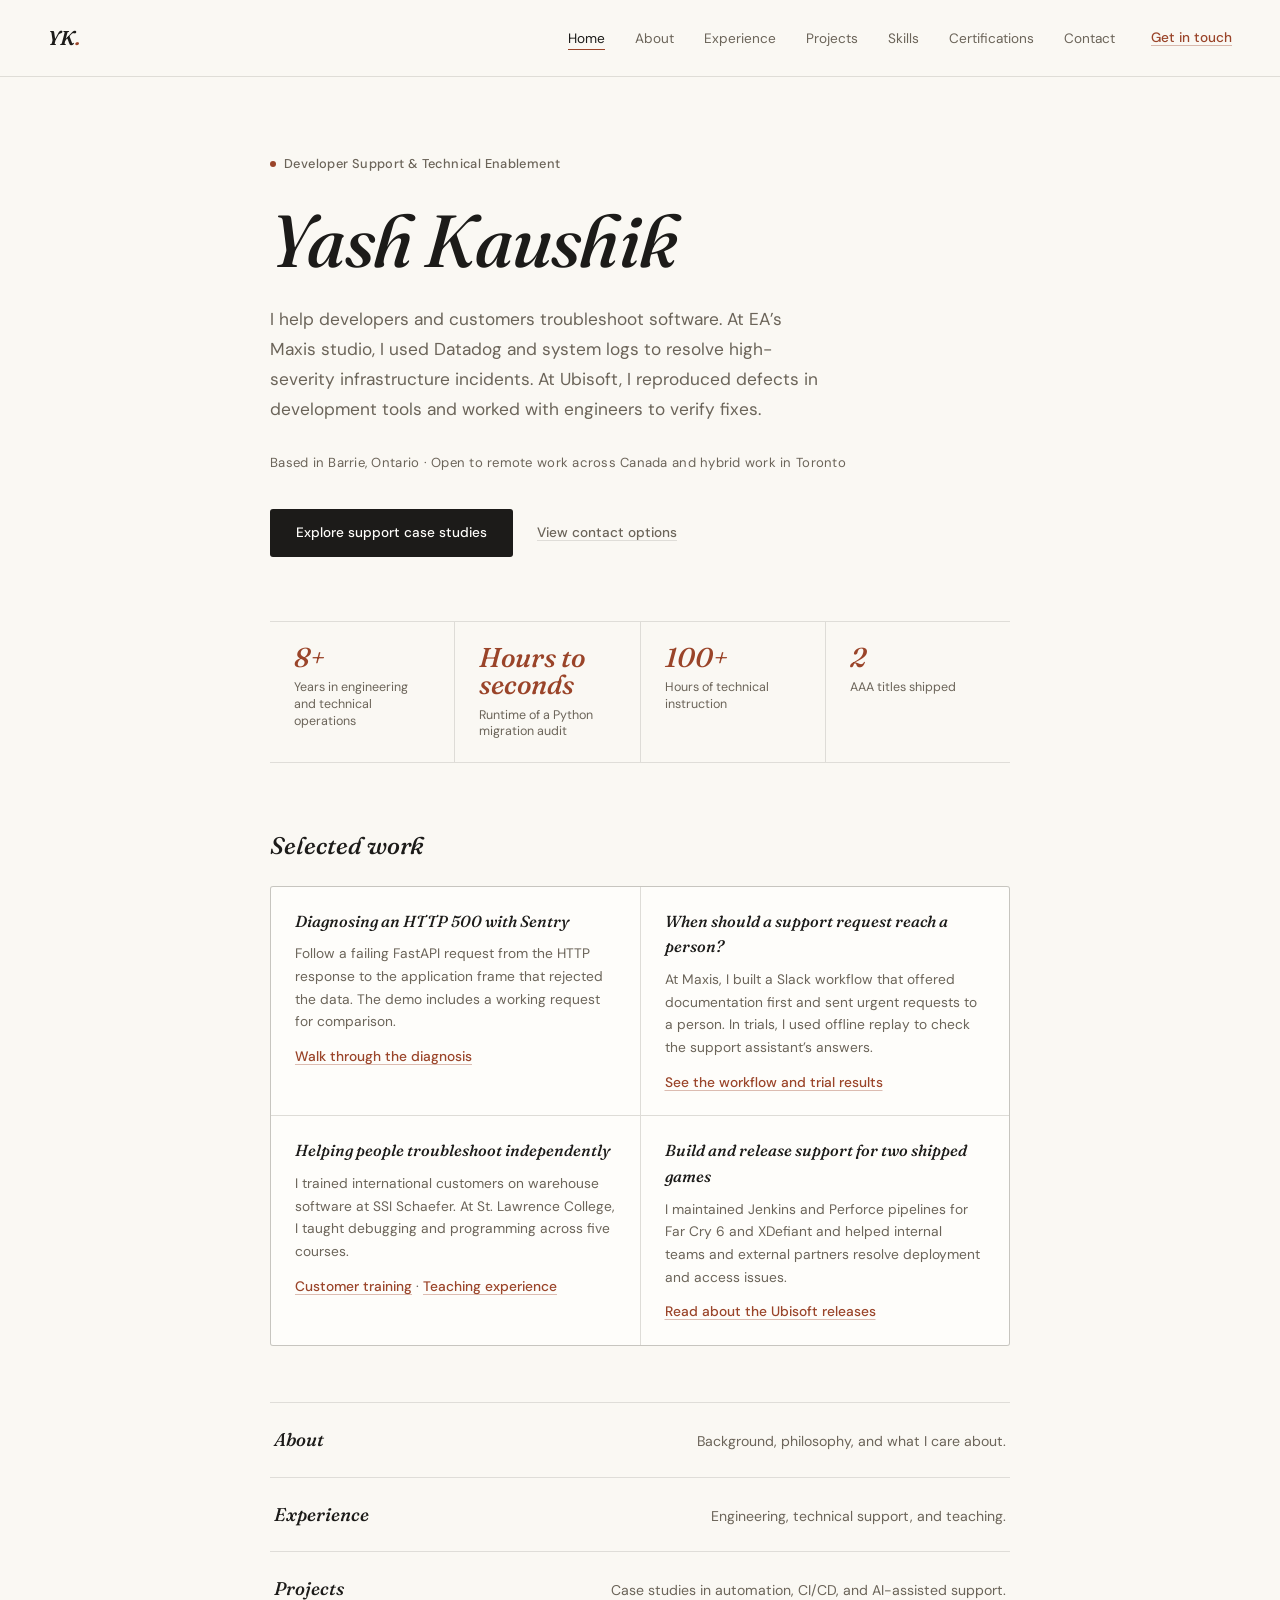
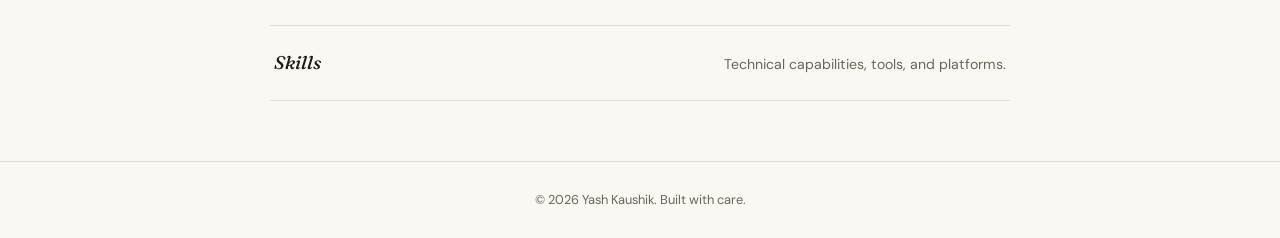
<file: index.html>
<!DOCTYPE html>
<html lang="en">
<head>
  <meta charset="UTF-8">
  <meta name="viewport" content="width=device-width, initial-scale=1.0">
  <title>Yash Kaushik | Developer Support &amp; Technical Enablement</title>
  <meta name="description" content="Developer support, incident response, and technical training at EA, Ubisoft, and SSI Schaefer. Based in Barrie and open to remote Canada or hybrid Toronto roles.">
  <link rel="canonical" href="https://yashkaushik.dev/">
  <meta name="author" content="Yash Kaushik">
  <meta name="theme-color" content="#faf8f3">

  <!-- Open Graph / social link previews -->
  <meta property="og:type" content="website">
  <meta property="og:site_name" content="Yash Kaushik">
  <meta property="og:url" content="https://yashkaushik.dev/">
  <meta property="og:title" content="Yash Kaushik | Developer Support &amp; Technical Enablement">
  <meta property="og:description" content="Developer support, incident response, and technical training at EA, Ubisoft, and SSI Schaefer. Based in Barrie and open to remote Canada or hybrid Toronto roles.">
  <meta property="og:image" content="https://yashkaushik.dev/og.png">
  <meta property="og:image:width" content="1200">
  <meta property="og:image:height" content="630">
  <meta property="og:image:alt" content="Yash Kaushik, Developer Support &amp; Technical Enablement">
  <meta property="og:locale" content="en_CA">

  <link rel="icon" href="favicon.svg" type="image/svg+xml">
  <link rel="icon" href="favicon.ico" sizes="any">
  <link rel="apple-touch-icon" href="apple-touch-icon.png">

  <link rel="preconnect" href="https://fonts.googleapis.com">
  <link rel="preconnect" href="https://fonts.gstatic.com" crossorigin>
  <link rel="stylesheet" href="https://fonts.googleapis.com/css2?family=Fraunces:ital,opsz,wght@0,9..144,400;0,9..144,500;0,9..144,600;1,9..144,400;1,9..144,500&family=DM+Sans:ital,wght@0,300;0,400;0,500;1,400&display=swap">
  <link rel="stylesheet" href="style.css">

  <script type="application/ld+json">
  {
    "@context": "https://schema.org",
    "@type": "Person",
    "name": "Yash Kaushik",
    "url": "https://yashkaushik.dev/",
    "image": "https://yashkaushik.dev/og.png",
    "email": "mailto:yash@yashkaushik.dev",
    "description": "Developer support, incident response, and technical training at EA, Ubisoft, and SSI Schaefer. Based in Barrie and open to remote Canada or hybrid Toronto roles.",
    "address": {
      "@type": "PostalAddress",
      "addressLocality": "Barrie",
      "addressRegion": "ON",
      "addressCountry": "CA"
    },
    "alumniOf": [
      {
        "@type": "CollegeOrUniversity",
        "name": "St. Lawrence College"
      },
      {
        "@type": "CollegeOrUniversity",
        "name": "Amity University"
      }
    ],
    "knowsAbout": [
      "Developer Support",
      "Incident Response",
      "Root Cause Analysis",
      "Technical Enablement",
      "Developer Experience",
      "DevOps",
      "AI Enablement",
      "Platform Engineering",
      "Technical Support Engineering",
      "Infrastructure Automation",
      "CI/CD",
      "Build and Release Engineering",
      "Developer Productivity",
      "Jenkins",
      "Perforce",
      "Kubernetes",
      "Terraform",
      "Python",
      "Observability",
      "Secrets Management",
      "Model Context Protocol (MCP)",
      "Retrieval-Augmented Generation"
    ],
    "sameAs": [
      "https://www.linkedin.com/in/ykaushik/",
      "https://www.credly.com/badges/6662dbac-fc09-47ce-a47d-d33e557e9053",
      "https://github.com/mayamoh-indie"
    ]
  }
  </script>
</head>
<body>
  <a class="skip-link" href="#main-content">Skip to content</a>

  <nav>
    <a href="./" class="nav-logo">YK<span>.</span></a>
    <div class="nav-right">
      <button class="nav-hamburger" aria-controls="primary-nav" aria-expanded="false" aria-label="Toggle navigation" onclick="(function(btn){const nav=document.getElementById('primary-nav'); nav.classList.toggle('show'); const expanded=nav.classList.contains('show'); btn.setAttribute('aria-expanded', expanded);})(this)">
        <svg fill="none" viewBox="0 0 24 24" stroke-width="2" aria-hidden="true"><path stroke-linecap="round" d="M4 6h16M4 12h16M4 18h16"/></svg>
      </button>
      <ul id="primary-nav" class="nav-links">
        <li><a href="./" class="active" aria-current="page">Home</a></li>
        <li><a href="about.html">About</a></li>
        <li><a href="experience.html">Experience</a></li>
        <li><a href="projects.html">Projects</a></li>
        <li><a href="skills.html">Skills</a></li>
        <li><a href="certifications.html">Certifications</a></li>
        <li><a href="contact.html">Contact</a></li>
      </ul>
      <a href="contact.html" class="nav-cta">Get in touch</a>
    </div>
  </nav>

  <main id="main-content" tabindex="-1" class="page-wrap hero">
    <p class="hero-badge">Developer Support &amp; Technical Enablement</p>

    <h1 class="hero-name">Yash Kaushik</h1>

    <p class="hero-desc">
      I help developers and customers troubleshoot software. At EA’s Maxis studio, I used Datadog and system logs to resolve high-severity infrastructure incidents. At Ubisoft, I reproduced defects in development tools and worked with engineers to verify fixes.
    </p>

    <p class="hero-tags">Based in Barrie, Ontario · Open to remote work across Canada and hybrid work in Toronto</p>

    <div class="hero-cta">
      <a href="projects.html" class="btn btn-primary">Explore support case studies</a>
      <a href="contact.html" class="btn btn-ghost">View contact options</a>
    </div>

    <div class="stats-row">
      <div class="stat-card">
        <div class="stat-num">8+</div>
        <div class="stat-label">Years in engineering and technical operations</div>
      </div>
      <div class="stat-card">
        <div class="stat-num">Hours to seconds</div>
        <div class="stat-label">Runtime of a Python migration audit</div>
      </div>
      <div class="stat-card">
        <div class="stat-num">100+</div>
        <div class="stat-label">Hours of technical instruction</div>
      </div>
      <div class="stat-card">
        <div class="stat-num">2</div>
        <div class="stat-label">AAA titles shipped</div>
      </div>
    </div>

    <section class="selected-work" aria-labelledby="selected-work-heading">
      <h2 class="section-heading" id="selected-work-heading">Selected work</h2>
      <div class="principles">
        <article class="principle">
          <h3>Diagnosing an HTTP 500 with Sentry</h3>
          <p>Follow a failing FastAPI request from the HTTP response to the application frame that rejected the data. The demo includes a working request for comparison.</p>
          <p><a href="projects.html#sentry-troubleshooting">Walk through the diagnosis</a></p>
        </article>
        <article class="principle">
          <h3>When should a support request reach a person?</h3>
          <p>At Maxis, I built a Slack workflow that offered documentation first and sent urgent requests to a person. In trials, I used offline replay to check the support assistant’s answers.</p>
          <p><a href="projects.html#ai-assisted-support">See the workflow and trial results</a></p>
        </article>
        <article class="principle">
          <h3>Helping people troubleshoot independently</h3>
          <p>I trained international customers on warehouse software at SSI Schaefer. At St. Lawrence College, I taught debugging and programming across five courses.</p>
          <p><a href="experience.html#customer-support">Customer training</a> · <a href="experience.html#technical-instruction">Teaching experience</a></p>
        </article>
        <article class="principle">
          <h3>Build and release support for two shipped games</h3>
          <p>I maintained Jenkins and Perforce pipelines for Far Cry 6 and XDefiant and helped internal teams and external partners resolve deployment and access issues.</p>
          <p><a href="experience.html#ubisoft-release">Read about the Ubisoft releases</a></p>
        </article>
      </div>
    </section>

    <div class="section-cards">
      <a href="about.html" class="section-card">
        <h2>About</h2>
        <p>Background, philosophy, and what I care about.</p>
      </a>
      <a href="experience.html" class="section-card">
        <h2>Experience</h2>
        <p>Engineering, technical support, and teaching.</p>
      </a>
      <a href="projects.html" class="section-card">
        <h2>Projects</h2>
        <p>Case studies in automation, CI/CD, and AI-assisted support.</p>
      </a>
      <a href="skills.html" class="section-card">
        <h2>Skills</h2>
        <p>Technical capabilities, tools, and platforms.</p>
      </a>
    </div>
  </main>

  <footer>© 2026 Yash Kaushik. Built with care.</footer>
</body>
</html>
</file>
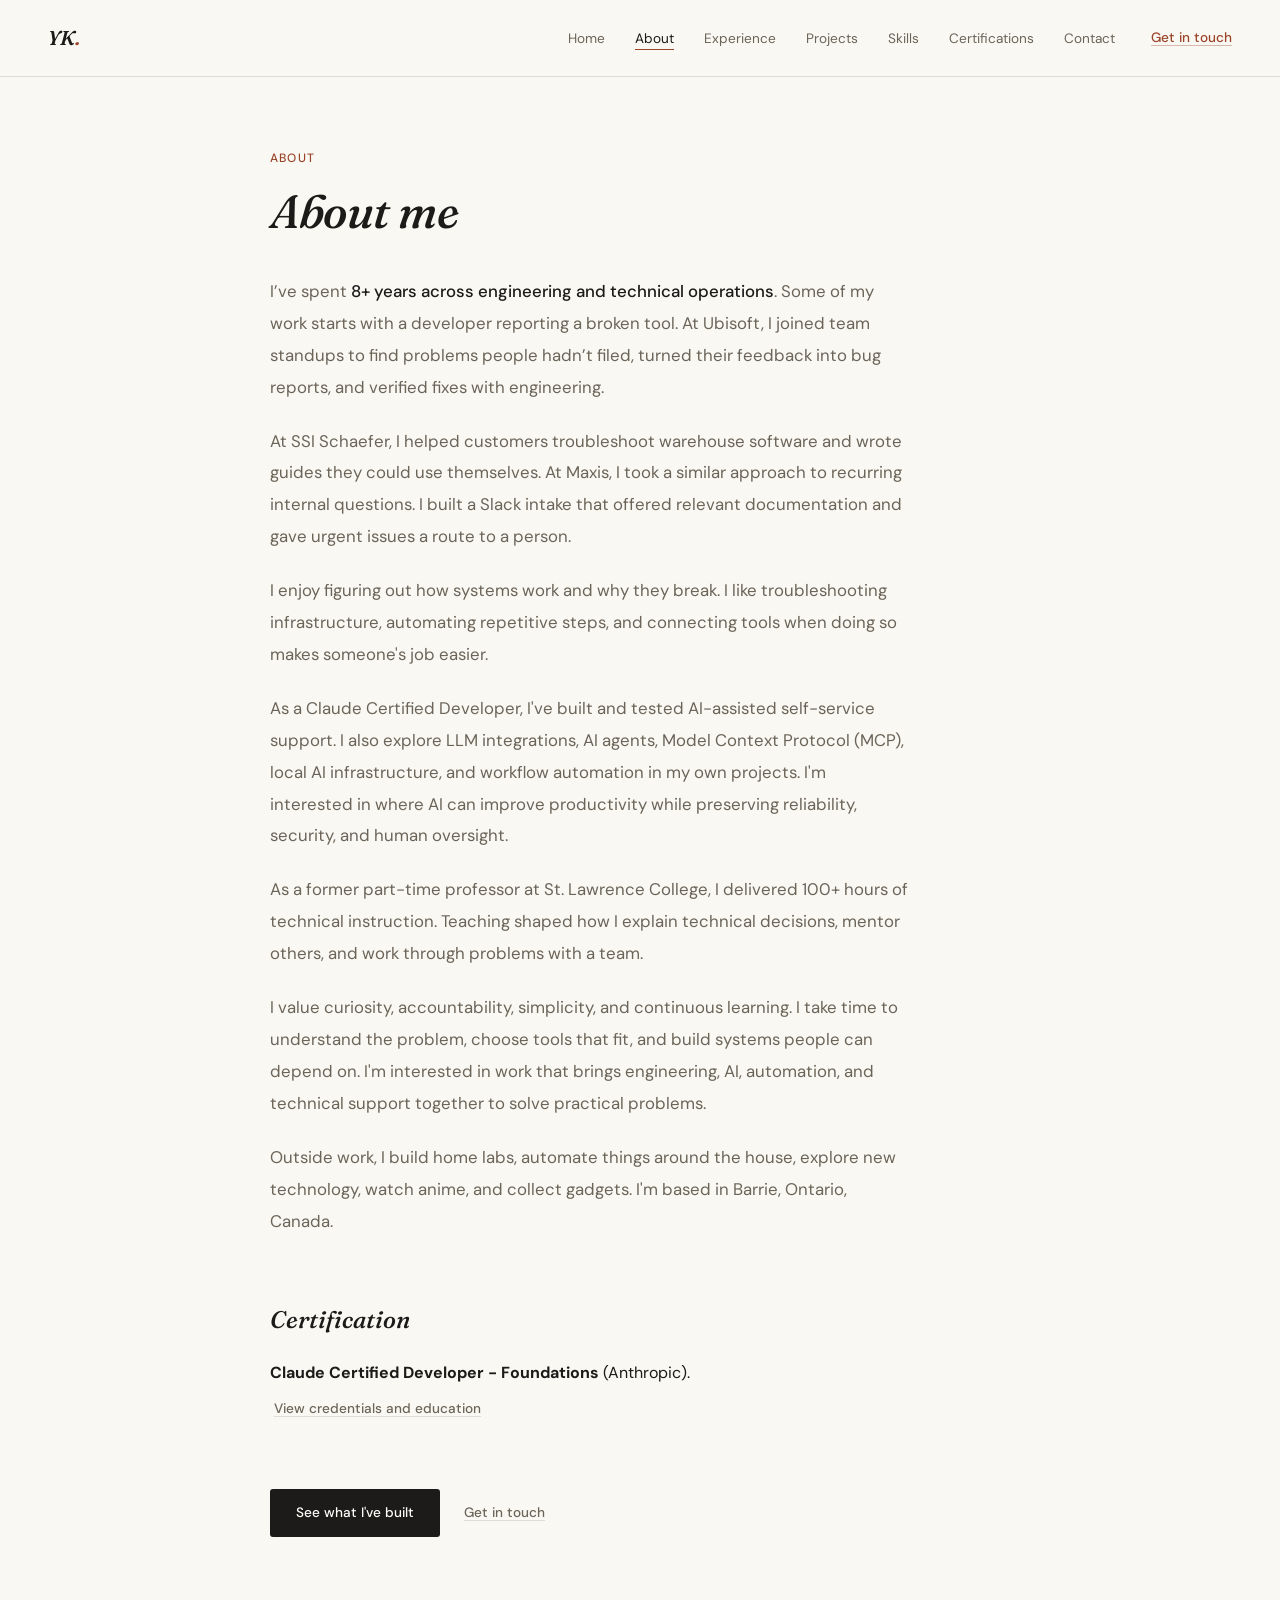
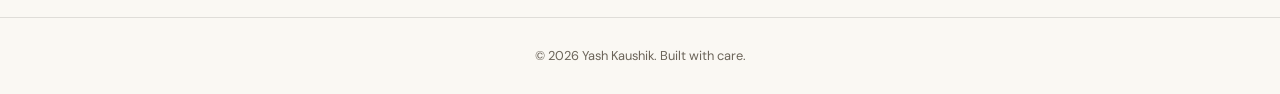
<file: about.html>
<!DOCTYPE html>
<html lang="en">
<head>
  <meta charset="UTF-8">
  <meta name="viewport" content="width=device-width, initial-scale=1.0">
  <title>About | Yash Kaushik</title>
  <meta name="description" content="Yash Kaushik’s background in developer support, technical training, incident response, and build and release engineering.">
  <link rel="canonical" href="https://yashkaushik.dev/about.html">
  <meta name="author" content="Yash Kaushik">
  <meta name="theme-color" content="#faf8f3">

  <!-- Open Graph / social link previews -->
  <meta property="og:type" content="website">
  <meta property="og:site_name" content="Yash Kaushik">
  <meta property="og:url" content="https://yashkaushik.dev/about.html">
  <meta property="og:title" content="About | Yash Kaushik">
  <meta property="og:description" content="Yash Kaushik’s background in developer support, technical training, incident response, and build and release engineering.">
  <meta property="og:image" content="https://yashkaushik.dev/og.png">
  <meta property="og:image:width" content="1200">
  <meta property="og:image:height" content="630">
  <meta property="og:image:alt" content="Yash Kaushik, Developer Support &amp; Technical Enablement">
  <meta property="og:locale" content="en_CA">

  <link rel="icon" href="favicon.svg" type="image/svg+xml">
  <link rel="icon" href="favicon.ico" sizes="any">
  <link rel="apple-touch-icon" href="apple-touch-icon.png">

  <link rel="preconnect" href="https://fonts.googleapis.com">
  <link rel="preconnect" href="https://fonts.gstatic.com" crossorigin>
  <link rel="stylesheet" href="https://fonts.googleapis.com/css2?family=Fraunces:ital,opsz,wght@0,9..144,400;0,9..144,500;0,9..144,600;1,9..144,400;1,9..144,500&family=DM+Sans:ital,wght@0,300;0,400;0,500;1,400&display=swap">
  <link rel="stylesheet" href="style.css">
</head>
<body>
  <a class="skip-link" href="#main-content">Skip to content</a>

  <nav>
    <a href="./" class="nav-logo">YK<span>.</span></a>
    <div class="nav-right">
      <button class="nav-hamburger" aria-controls="primary-nav" aria-expanded="false" aria-label="Toggle navigation" onclick="(function(btn){const nav=document.getElementById('primary-nav'); nav.classList.toggle('show'); const expanded=nav.classList.contains('show'); btn.setAttribute('aria-expanded', expanded);})(this)">
        <svg fill="none" viewBox="0 0 24 24" stroke-width="2" aria-hidden="true"><path stroke-linecap="round" d="M4 6h16M4 12h16M4 18h16"/></svg>
      </button>
      <ul id="primary-nav" class="nav-links">
        <li><a href="./">Home</a></li>
        <li><a href="about.html" class="active" aria-current="page">About</a></li>
        <li><a href="experience.html">Experience</a></li>
        <li><a href="projects.html">Projects</a></li>
        <li><a href="skills.html">Skills</a></li>
        <li><a href="certifications.html">Certifications</a></li>
        <li><a href="contact.html">Contact</a></li>
      </ul>
      <a href="contact.html" class="nav-cta">Get in touch</a>
    </div>
  </nav>

  <main id="main-content" tabindex="-1" class="page-wrap">
    <p class="section-label">About</p>
    <h1 class="page-heading">About me</h1>

    <div class="about-text">
      <p>I’ve spent <strong>8+ years across engineering and technical operations</strong>. Some of my work starts with a developer reporting a broken tool. At Ubisoft, I joined team standups to find problems people hadn’t filed, turned their feedback into bug reports, and verified fixes with engineering.</p>
      <p>At SSI Schaefer, I helped customers troubleshoot warehouse software and wrote guides they could use themselves. At Maxis, I took a similar approach to recurring internal questions. I built a Slack intake that offered relevant documentation and gave urgent issues a route to a person.</p>
      <p>I enjoy figuring out how systems work and why they break. I like troubleshooting infrastructure, automating repetitive steps, and connecting tools when doing so makes someone's job easier.</p>
      <p>As a Claude Certified Developer, I've built and tested AI-assisted self-service support. I also explore LLM integrations, AI agents, Model Context Protocol (MCP), local AI infrastructure, and workflow automation in my own projects. I'm interested in where AI can improve productivity while preserving reliability, security, and human oversight.</p>
      <p>As a former part-time professor at St. Lawrence College, I delivered 100+ hours of technical instruction. Teaching shaped how I explain technical decisions, mentor others, and work through problems with a team.</p>
      <p>I value curiosity, accountability, simplicity, and continuous learning. I take time to understand the problem, choose tools that fit, and build systems people can depend on. I'm interested in work that brings engineering, AI, automation, and technical support together to solve practical problems.</p>
      <p>Outside work, I build home labs, automate things around the house, explore new technology, watch anime, and collect gadgets. I'm based in Barrie, Ontario, Canada.</p>
    </div>

    <div class="certifications">
      <h2 class="section-heading">Certification</h2>
      <p><strong>Claude Certified Developer - Foundations</strong> (Anthropic).</p>
      <p><a href="certifications.html" class="btn btn-ghost">View credentials and education</a></p>
    </div>

    <div class="page-cta">
      <a href="projects.html" class="btn btn-primary">See what I've built</a>
      <a href="contact.html" class="btn btn-ghost">Get in touch</a>
    </div>
  </main>

  <footer>© 2026 Yash Kaushik. Built with care.</footer>
</body>
</html>
</file>
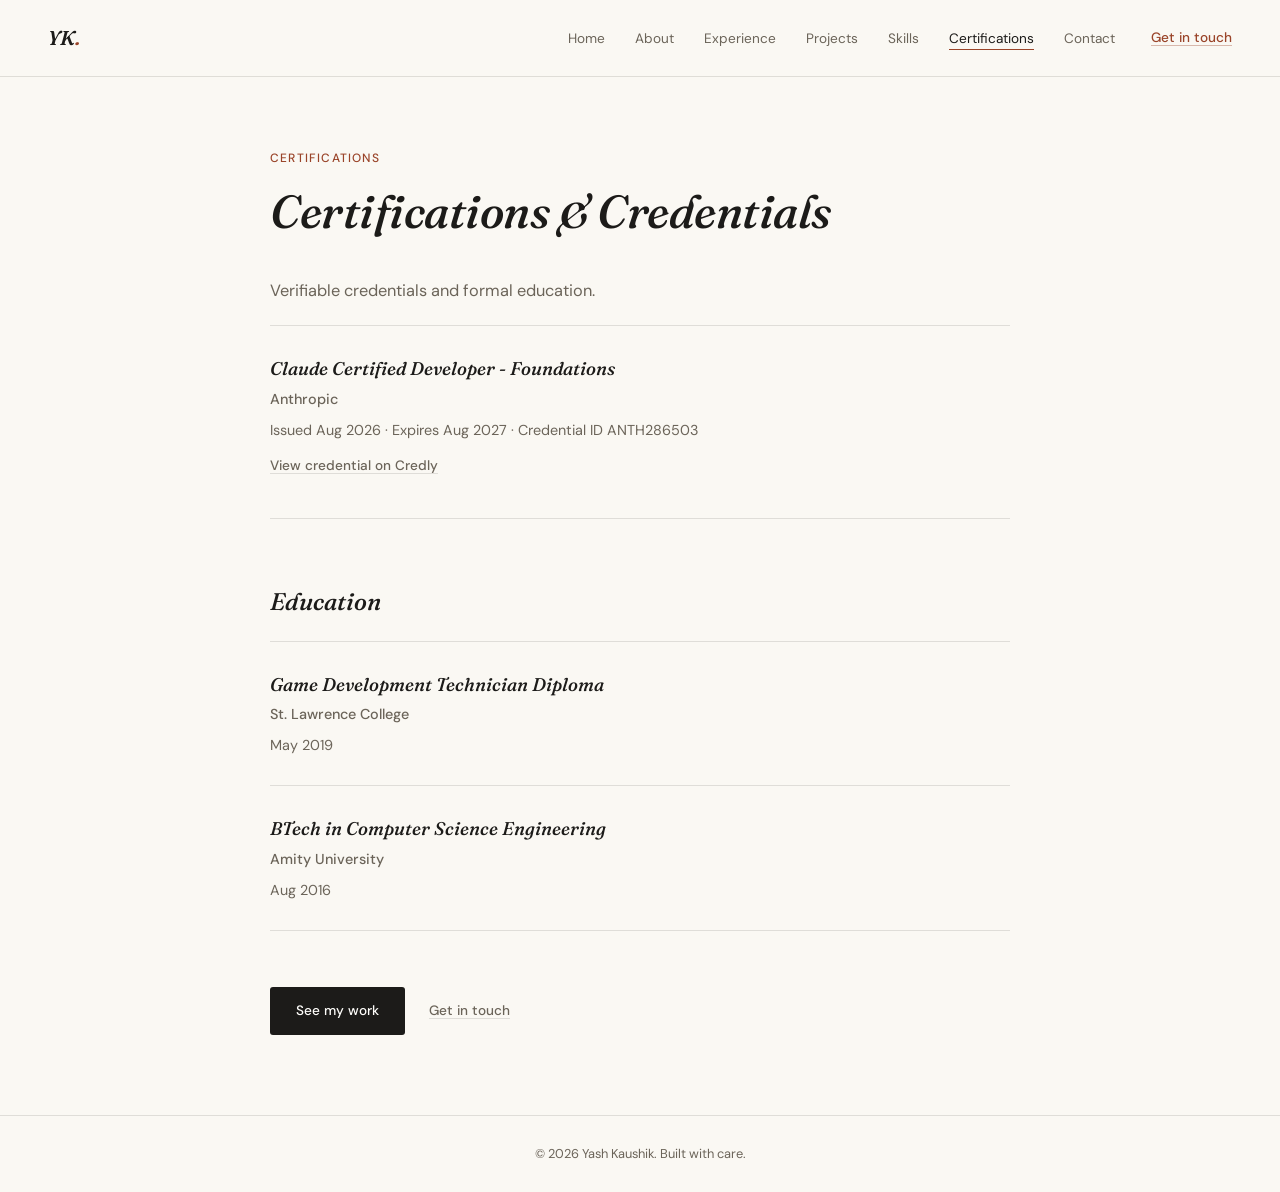
<file: certifications.html>
<!DOCTYPE html>
<html lang="en">
<head>
  <meta charset="UTF-8">
  <meta name="viewport" content="width=device-width, initial-scale=1.0">
  <title>Certifications | Yash Kaushik</title>
  <meta name="description" content="Yash Kaushik’s Anthropic Claude Certified Developer - Foundations credential and education at St. Lawrence College and Amity University.">
  <link rel="canonical" href="https://yashkaushik.dev/certifications.html">
  <meta name="author" content="Yash Kaushik">
  <meta name="theme-color" content="#faf8f3">

  <!-- Open Graph / social link previews -->
  <meta property="og:type" content="website">
  <meta property="og:site_name" content="Yash Kaushik">
  <meta property="og:url" content="https://yashkaushik.dev/certifications.html">
  <meta property="og:title" content="Certifications | Yash Kaushik">
  <meta property="og:description" content="Yash Kaushik’s Anthropic Claude Certified Developer - Foundations credential and education at St. Lawrence College and Amity University.">
  <meta property="og:image" content="https://yashkaushik.dev/og.png">
  <meta property="og:image:width" content="1200">
  <meta property="og:image:height" content="630">
  <meta property="og:image:alt" content="Yash Kaushik, Developer Support &amp; Technical Enablement">
  <meta property="og:locale" content="en_CA">

  <link rel="icon" href="favicon.svg" type="image/svg+xml">
  <link rel="icon" href="favicon.ico" sizes="any">
  <link rel="apple-touch-icon" href="apple-touch-icon.png">

  <link rel="preconnect" href="https://fonts.googleapis.com">
  <link rel="preconnect" href="https://fonts.gstatic.com" crossorigin>
  <link rel="stylesheet" href="https://fonts.googleapis.com/css2?family=Fraunces:ital,opsz,wght@0,9..144,400;0,9..144,500;0,9..144,600;1,9..144,400;1,9..144,500&family=DM+Sans:ital,wght@0,300;0,400;0,500;1,400&display=swap">
  <link rel="stylesheet" href="style.css">
</head>
<body>
  <a class="skip-link" href="#main-content">Skip to content</a>

  <nav>
    <a href="./" class="nav-logo">YK<span>.</span></a>
    <div class="nav-right">
      <button class="nav-hamburger" aria-controls="primary-nav" aria-expanded="false" aria-label="Toggle navigation" onclick="(function(btn){const nav=document.getElementById('primary-nav'); nav.classList.toggle('show'); const expanded=nav.classList.contains('show'); btn.setAttribute('aria-expanded', expanded);})(this)">
        <svg fill="none" viewBox="0 0 24 24" stroke-width="2" aria-hidden="true"><path stroke-linecap="round" d="M4 6h16M4 12h16M4 18h16"/></svg>
      </button>
      <ul id="primary-nav" class="nav-links">
        <li><a href="./">Home</a></li>
        <li><a href="about.html">About</a></li>
        <li><a href="experience.html">Experience</a></li>
        <li><a href="projects.html">Projects</a></li>
        <li><a href="skills.html">Skills</a></li>
        <li><a href="certifications.html" class="active" aria-current="page">Certifications</a></li>
        <li><a href="contact.html">Contact</a></li>
      </ul>
      <a href="contact.html" class="nav-cta">Get in touch</a>
    </div>
  </nav>

  <main id="main-content" tabindex="-1" class="page-wrap">
    <p class="section-label">Certifications</p>
    <h1 class="page-heading">Certifications &amp; Credentials</h1>
    <p class="page-subheading">Verifiable credentials and formal education.</p>

    <div class="cert-list">
      <div class="cert-item">
        <h2>Claude Certified Developer - Foundations</h2>
        <p class="cert-issuer">Anthropic</p>
        <p>Issued Aug 2026 · Expires Aug 2027 · Credential ID ANTH286503</p>
        <p><a href="https://www.credly.com/badges/6662dbac-fc09-47ce-a47d-d33e557e9053" target="_blank" rel="noopener noreferrer" class="btn btn-ghost">View credential on Credly</a></p>
      </div>

    </div>

    <h2 class="section-heading">Education</h2>
    <div class="cert-list">
      <div class="cert-item">
        <h2>Game Development Technician Diploma</h2>
        <p class="cert-issuer">St. Lawrence College</p>
        <p>May 2019</p>
      </div>
      <div class="cert-item">
        <h2>BTech in Computer Science Engineering</h2>
        <p class="cert-issuer">Amity University</p>
        <p>Aug 2016</p>
      </div>
    </div>

    <div class="page-cta">
      <a href="projects.html" class="btn btn-primary">See my work</a>
      <a href="contact.html" class="btn btn-ghost">Get in touch</a>
    </div>
  </main>

  <footer>© 2026 Yash Kaushik. Built with care.</footer>
</body>
</html>
</file>
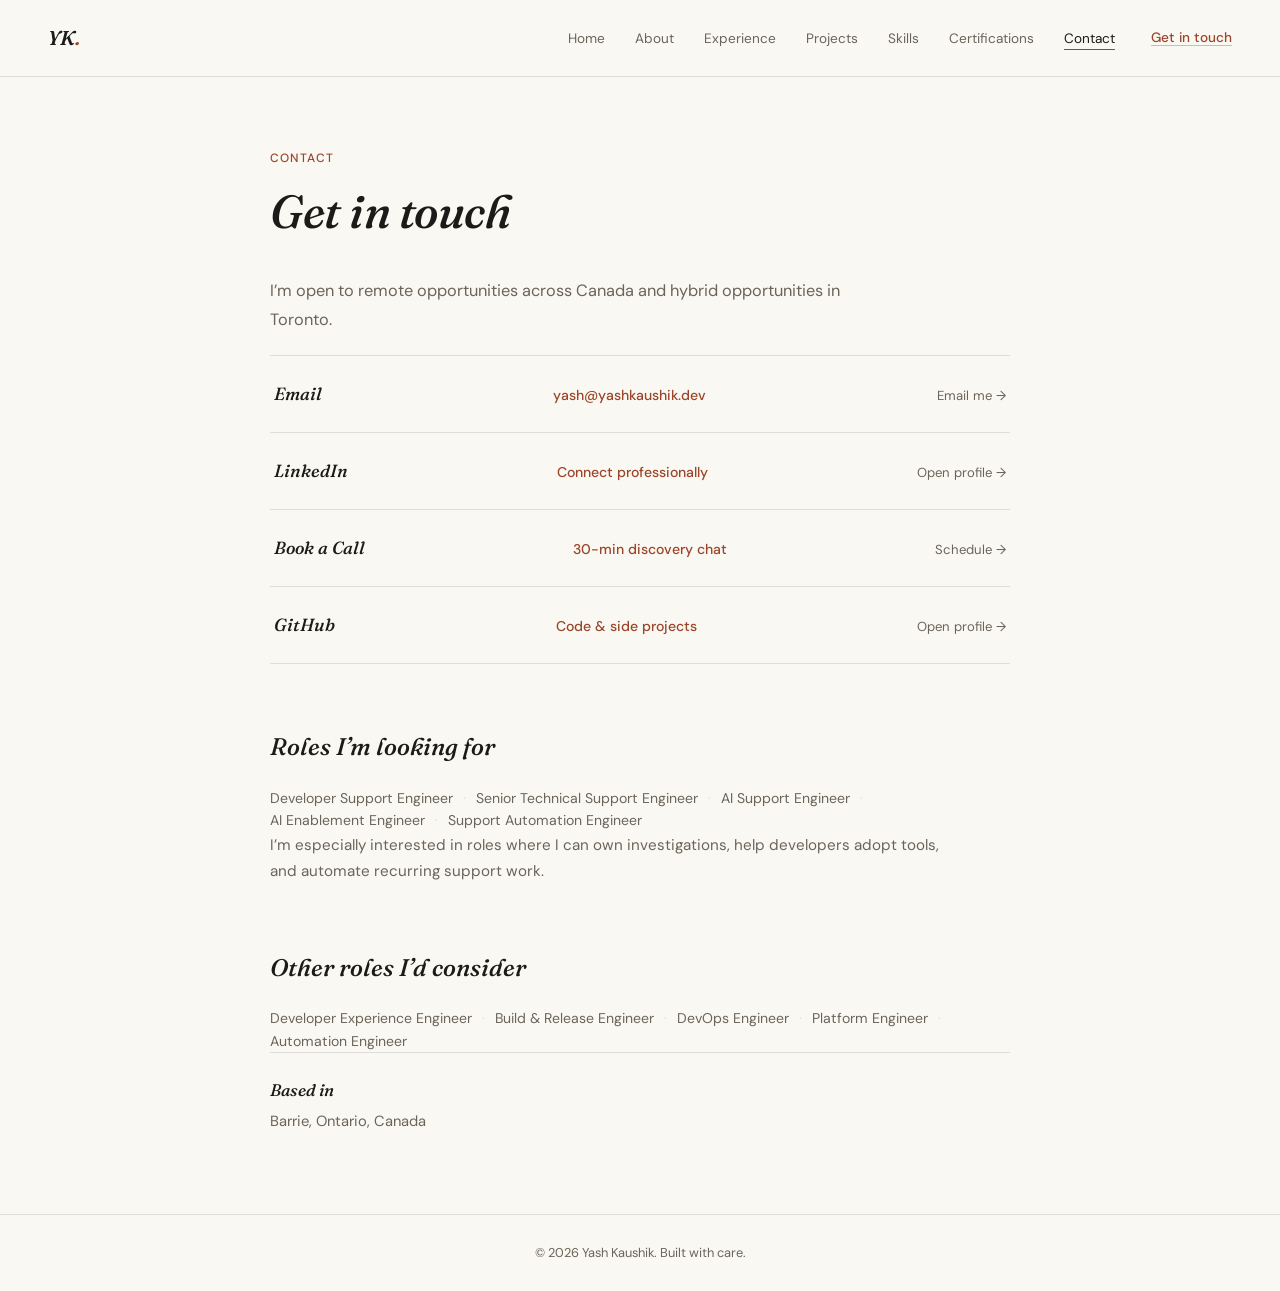
<file: contact.html>
<!DOCTYPE html>
<html lang="en">
<head>
  <meta charset="UTF-8">
  <meta name="viewport" content="width=device-width, initial-scale=1.0">
  <title>Contact | Yash Kaushik</title>
  <meta name="description" content="Contact Yash Kaushik for developer support, senior technical support, and AI enablement roles. Based in Barrie, Ontario. Open to remote work across Canada or hybrid work in Toronto.">
  <link rel="canonical" href="https://yashkaushik.dev/contact.html">
  <meta name="author" content="Yash Kaushik">
  <meta name="theme-color" content="#faf8f3">

  <!-- Open Graph / social link previews -->
  <meta property="og:type" content="website">
  <meta property="og:site_name" content="Yash Kaushik">
  <meta property="og:url" content="https://yashkaushik.dev/contact.html">
  <meta property="og:title" content="Contact | Yash Kaushik">
  <meta property="og:description" content="Contact Yash Kaushik for developer support, senior technical support, and AI enablement roles. Based in Barrie, Ontario. Open to remote work across Canada or hybrid work in Toronto.">
  <meta property="og:image" content="https://yashkaushik.dev/og.png">
  <meta property="og:image:width" content="1200">
  <meta property="og:image:height" content="630">
  <meta property="og:image:alt" content="Yash Kaushik, Developer Support &amp; Technical Enablement">
  <meta property="og:locale" content="en_CA">

  <link rel="icon" href="favicon.svg" type="image/svg+xml">
  <link rel="icon" href="favicon.ico" sizes="any">
  <link rel="apple-touch-icon" href="apple-touch-icon.png">

  <link rel="preconnect" href="https://fonts.googleapis.com">
  <link rel="preconnect" href="https://fonts.gstatic.com" crossorigin>
  <link rel="stylesheet" href="https://fonts.googleapis.com/css2?family=Fraunces:ital,opsz,wght@0,9..144,400;0,9..144,500;0,9..144,600;1,9..144,400;1,9..144,500&family=DM+Sans:ital,wght@0,300;0,400;0,500;1,400&display=swap">
  <link rel="stylesheet" href="style.css">
</head>
<body>
  <a class="skip-link" href="#main-content">Skip to content</a>

  <nav>
    <a href="./" class="nav-logo">YK<span>.</span></a>
    <div class="nav-right">
      <button class="nav-hamburger" aria-controls="primary-nav" aria-expanded="false" aria-label="Toggle navigation" onclick="(function(btn){const nav=document.getElementById('primary-nav'); nav.classList.toggle('show'); const expanded=nav.classList.contains('show'); btn.setAttribute('aria-expanded', expanded);})(this)">
        <svg fill="none" viewBox="0 0 24 24" stroke-width="2" aria-hidden="true"><path stroke-linecap="round" d="M4 6h16M4 12h16M4 18h16"/></svg>
      </button>
      <ul id="primary-nav" class="nav-links">
        <li><a href="./">Home</a></li>
        <li><a href="about.html">About</a></li>
        <li><a href="experience.html">Experience</a></li>
        <li><a href="projects.html">Projects</a></li>
        <li><a href="skills.html">Skills</a></li>
        <li><a href="certifications.html">Certifications</a></li>
        <li><a href="contact.html" class="active" aria-current="page">Contact</a></li>
      </ul>
      <a href="contact.html" class="nav-cta">Get in touch</a>
    </div>
  </nav>

  <main id="main-content" tabindex="-1" class="page-wrap">
    <p class="section-label">Contact</p>
    <h1 class="page-heading">Get in touch</h1>
    <p class="page-subheading">I’m open to remote opportunities across Canada and hybrid opportunities in Toronto.</p>

    <div class="contact-cards">
      <a href="mailto:yash@yashkaushik.dev" class="contact-card">
        <h2>Email</h2>
        <span class="contact-detail">yash@yashkaushik.dev</span>
        <span class="contact-action">Email me →</span>
      </a>
      <a href="https://www.linkedin.com/in/ykaushik/" target="_blank" rel="noopener noreferrer" class="contact-card">
        <h2>LinkedIn</h2>
        <span class="contact-detail">Connect professionally</span>
        <span class="contact-action">Open profile →</span>
      </a>
      <a href="https://calendly.com/ykaush/discovery-sync-meet" target="_blank" rel="noopener noreferrer" class="contact-card">
        <h2>Book a Call</h2>
        <span class="contact-detail">30-min discovery chat</span>
        <span class="contact-action">Schedule →</span>
      </a>

      <a href="https://github.com/mayamoh-indie" target="_blank" rel="noopener noreferrer" class="contact-card">
        <h2>GitHub</h2>
        <span class="contact-detail">Code &amp; side projects</span>
        <span class="contact-action">Open profile →</span>
      </a>

    </div>

    <h2 class="section-heading">Roles I’m looking for</h2>
    <div class="tags">
      <span class="tag">Developer Support Engineer</span>
      <span class="tag">Senior Technical Support Engineer</span>
      <span class="tag">AI Support Engineer</span>
      <span class="tag">AI Enablement Engineer</span>
      <span class="tag">Support Automation Engineer</span>
    </div>
    <p class="project-problem">I’m especially interested in roles where I can own investigations, help developers adopt tools, and automate recurring support work.</p>

    <h2 class="section-heading">Other roles I’d consider</h2>
    <div class="tags">
      <span class="tag">Developer Experience Engineer</span>
      <span class="tag">Build &amp; Release Engineer</span>
      <span class="tag">DevOps Engineer</span>
      <span class="tag">Platform Engineer</span>
      <span class="tag">Automation Engineer</span>
    </div>

    <div class="contact-location">
      <h2>Based in</h2>
      <p>Barrie, Ontario, Canada</p>
    </div>
  </main>

  <footer>© 2026 Yash Kaushik. Built with care.</footer>
</body>
</html>
</file>
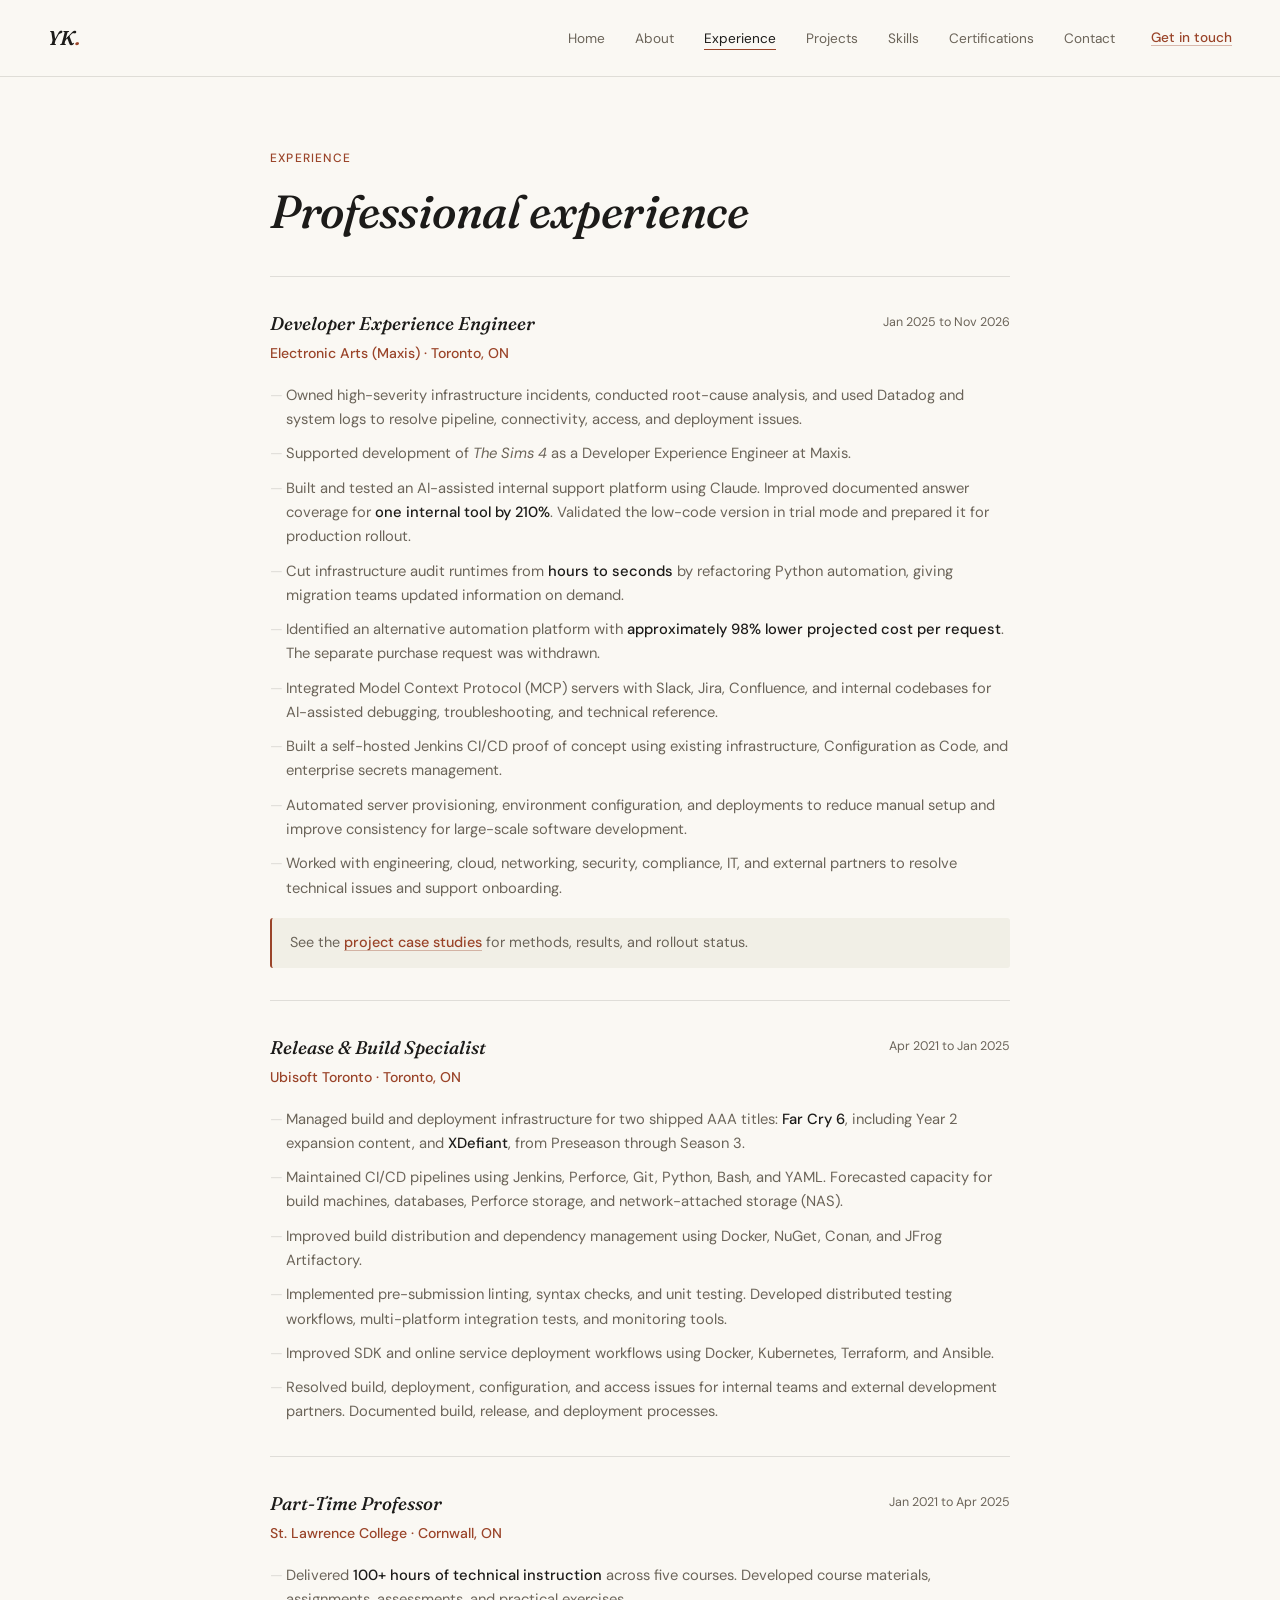
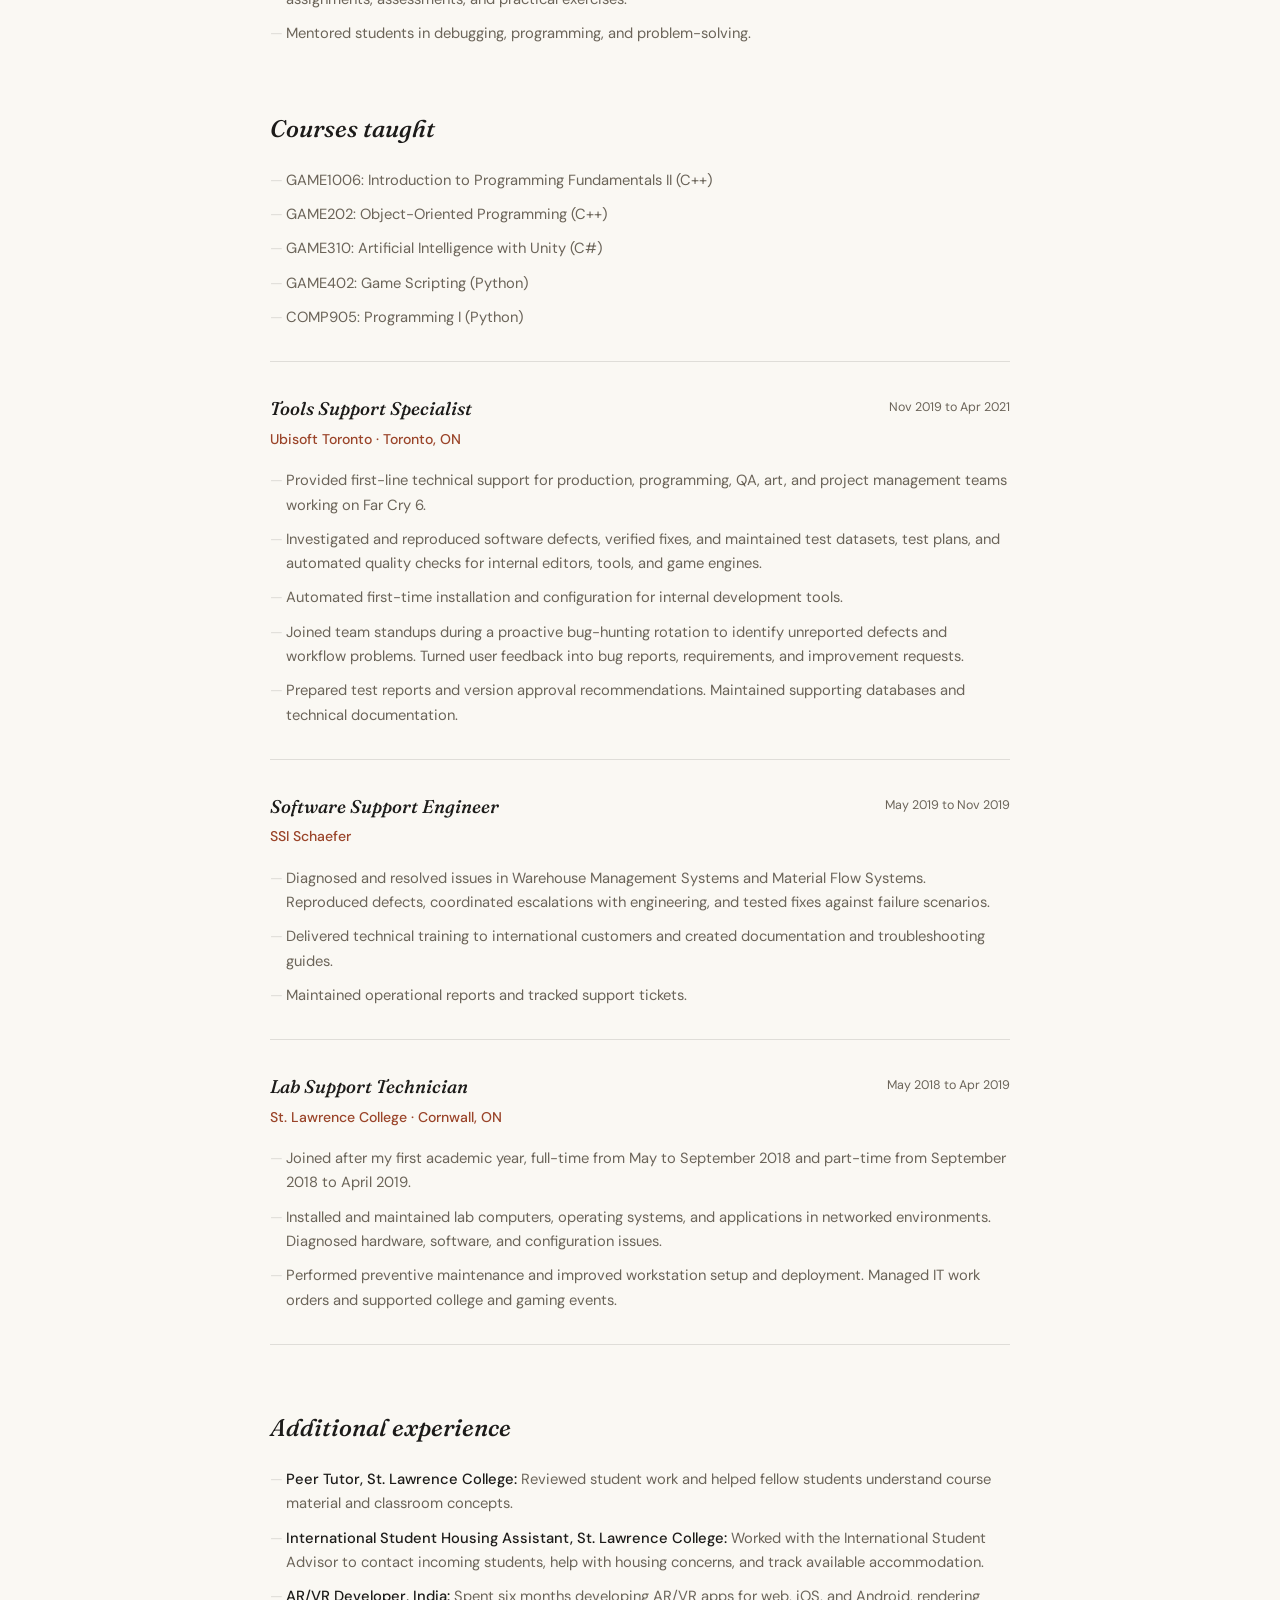
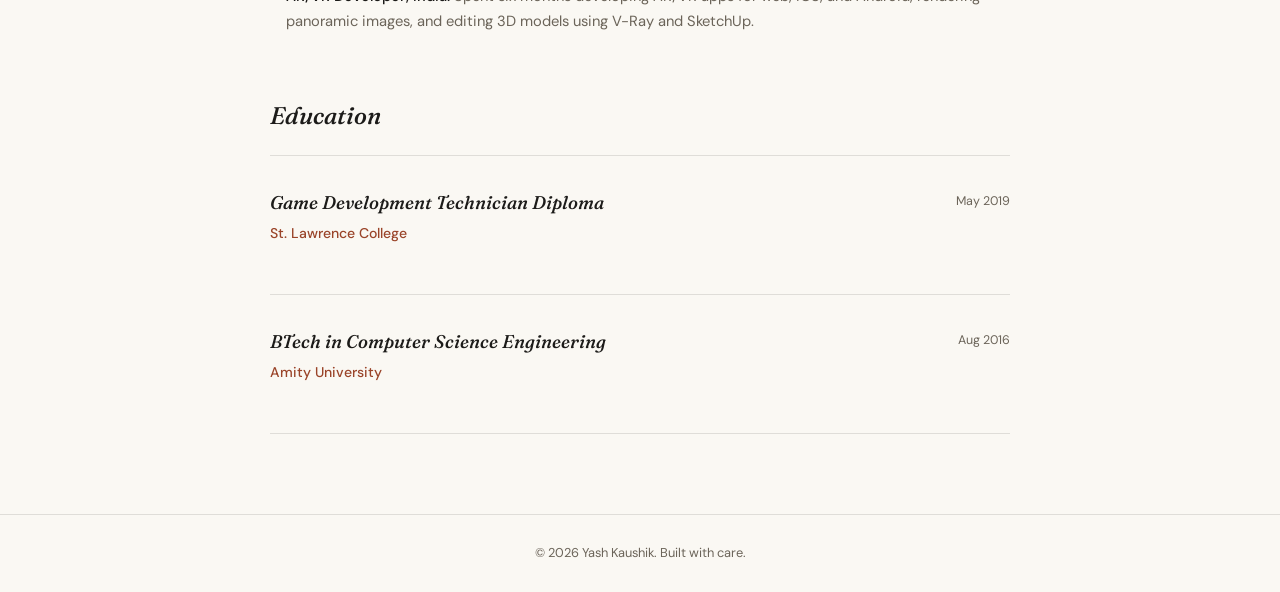
<file: experience.html>
<!DOCTYPE html>
<html lang="en">
<head>
  <meta charset="UTF-8">
  <meta name="viewport" content="width=device-width, initial-scale=1.0">
  <title>Experience | Yash Kaushik</title>
  <meta name="description" content="Engineering, technical support, and teaching experience at Electronic Arts (Maxis), Ubisoft, SSI Schaefer, and St. Lawrence College.">
  <link rel="canonical" href="https://yashkaushik.dev/experience.html">
  <meta name="author" content="Yash Kaushik">
  <meta name="theme-color" content="#faf8f3">

  <!-- Open Graph / social link previews -->
  <meta property="og:type" content="website">
  <meta property="og:site_name" content="Yash Kaushik">
  <meta property="og:url" content="https://yashkaushik.dev/experience.html">
  <meta property="og:title" content="Experience | Yash Kaushik">
  <meta property="og:description" content="Engineering, technical support, and teaching experience at Electronic Arts (Maxis), Ubisoft, SSI Schaefer, and St. Lawrence College.">
  <meta property="og:image" content="https://yashkaushik.dev/og.png">
  <meta property="og:image:width" content="1200">
  <meta property="og:image:height" content="630">
  <meta property="og:image:alt" content="Yash Kaushik, Developer Support &amp; Technical Enablement">
  <meta property="og:locale" content="en_CA">

  <link rel="icon" href="favicon.svg" type="image/svg+xml">
  <link rel="icon" href="favicon.ico" sizes="any">
  <link rel="apple-touch-icon" href="apple-touch-icon.png">

  <link rel="preconnect" href="https://fonts.googleapis.com">
  <link rel="preconnect" href="https://fonts.gstatic.com" crossorigin>
  <link rel="stylesheet" href="https://fonts.googleapis.com/css2?family=Fraunces:ital,opsz,wght@0,9..144,400;0,9..144,500;0,9..144,600;1,9..144,400;1,9..144,500&family=DM+Sans:ital,wght@0,300;0,400;0,500;1,400&display=swap">
  <link rel="stylesheet" href="style.css">
</head>
<body>
  <a class="skip-link" href="#main-content">Skip to content</a>

  <nav>
    <a href="./" class="nav-logo">YK<span>.</span></a>
    <div class="nav-right">
      <button class="nav-hamburger" aria-controls="primary-nav" aria-expanded="false" aria-label="Toggle navigation" onclick="(function(btn){const nav=document.getElementById('primary-nav'); nav.classList.toggle('show'); const expanded=nav.classList.contains('show'); btn.setAttribute('aria-expanded', expanded);})(this)">
        <svg fill="none" viewBox="0 0 24 24" stroke-width="2" aria-hidden="true"><path stroke-linecap="round" d="M4 6h16M4 12h16M4 18h16"/></svg>
      </button>
      <ul id="primary-nav" class="nav-links">
        <li><a href="./">Home</a></li>
        <li><a href="about.html">About</a></li>
        <li><a href="experience.html" class="active" aria-current="page">Experience</a></li>
        <li><a href="projects.html">Projects</a></li>
        <li><a href="skills.html">Skills</a></li>
        <li><a href="certifications.html">Certifications</a></li>
        <li><a href="contact.html">Contact</a></li>
      </ul>
      <a href="contact.html" class="nav-cta">Get in touch</a>
    </div>
  </nav>

  <main id="main-content" tabindex="-1" class="page-wrap">
    <p class="section-label">Experience</p>
    <h1 class="page-heading">Professional experience</h1>

    <div class="timeline">
      <article class="job">
        <div class="job-top">
          <h2 class="job-title">Developer Experience Engineer</h2>
          <div class="job-date">Jan 2025 to Nov 2026</div>
        </div>
        <div class="job-company">Electronic Arts (Maxis) · Toronto, ON</div>
        <ul class="job-bullets">
          <li>Owned high-severity infrastructure incidents, conducted root-cause analysis, and used Datadog and system logs to resolve pipeline, connectivity, access, and deployment issues.</li>
          <li>Supported development of <em>The Sims 4</em> as a Developer Experience Engineer at Maxis.</li>
          <li>Built and tested an AI-assisted internal support platform using Claude. Improved documented answer coverage for <strong>one internal tool by 210%</strong>. Validated the low-code version in trial mode and prepared it for production rollout.</li>
          <li>Cut infrastructure audit runtimes from <strong>hours to seconds</strong> by refactoring Python automation, giving migration teams updated information on demand.</li>
          <li>Identified an alternative automation platform with <strong>approximately 98% lower projected cost per request</strong>. The separate purchase request was withdrawn.</li>
          <li>Integrated Model Context Protocol (MCP) servers with Slack, Jira, Confluence, and internal codebases for AI-assisted debugging, troubleshooting, and technical reference.</li>
          <li>Built a self-hosted Jenkins CI/CD proof of concept using existing infrastructure, Configuration as Code, and enterprise secrets management.</li>
          <li>Automated server provisioning, environment configuration, and deployments to reduce manual setup and improve consistency for large-scale software development.</li>
          <li>Worked with engineering, cloud, networking, security, compliance, IT, and external partners to resolve technical issues and support onboarding.</li>
        </ul>
        <p class="project-outcome">See the <a href="projects.html">project case studies</a> for methods, results, and rollout status.</p>
      </article>

      <article class="job" id="ubisoft-release">
        <div class="job-top">
          <h2 class="job-title">Release &amp; Build Specialist</h2>
          <div class="job-date">Apr 2021 to Jan 2025</div>
        </div>
        <div class="job-company">Ubisoft Toronto · Toronto, ON</div>
        <ul class="job-bullets">
          <li>Managed build and deployment infrastructure for two shipped AAA titles: <strong>Far Cry 6</strong>, including Year 2 expansion content, and <strong>XDefiant</strong>, from Preseason through Season 3.</li>
          <li>Maintained CI/CD pipelines using Jenkins, Perforce, Git, Python, Bash, and YAML. Forecasted capacity for build machines, databases, Perforce storage, and network-attached storage (NAS).</li>
          <li>Improved build distribution and dependency management using Docker, NuGet, Conan, and JFrog Artifactory.</li>
          <li>Implemented pre-submission linting, syntax checks, and unit testing. Developed distributed testing workflows, multi-platform integration tests, and monitoring tools.</li>
          <li>Improved SDK and online service deployment workflows using Docker, Kubernetes, Terraform, and Ansible.</li>
          <li>Resolved build, deployment, configuration, and access issues for internal teams and external development partners. Documented build, release, and deployment processes.</li>
        </ul>
      </article>

      <article class="job" id="technical-instruction">
        <div class="job-top">
          <h2 class="job-title">Part-Time Professor</h2>
          <div class="job-date">Jan 2021 to Apr 2025</div>
        </div>
        <div class="job-company">St. Lawrence College · Cornwall, ON</div>
        <ul class="job-bullets">
          <li>Delivered <strong>100+ hours of technical instruction</strong> across five courses. Developed course materials, assignments, assessments, and practical exercises.</li>
          <li>Mentored students in debugging, programming, and problem-solving.</li>
        </ul>
        <h3 class="section-heading">Courses taught</h3>
        <ul class="job-bullets">
          <li>GAME1006: Introduction to Programming Fundamentals II (C++)</li>
          <li>GAME202: Object-Oriented Programming (C++)</li>
          <li>GAME310: Artificial Intelligence with Unity (C#)</li>
          <li>GAME402: Game Scripting (Python)</li>
          <li>COMP905: Programming I (Python)</li>
        </ul>
      </article>

      <article class="job">
        <div class="job-top">
          <h2 class="job-title">Tools Support Specialist</h2>
          <div class="job-date">Nov 2019 to Apr 2021</div>
        </div>
        <div class="job-company">Ubisoft Toronto · Toronto, ON</div>
        <ul class="job-bullets">
          <li>Provided first-line technical support for production, programming, QA, art, and project management teams working on Far Cry 6.</li>
          <li>Investigated and reproduced software defects, verified fixes, and maintained test datasets, test plans, and automated quality checks for internal editors, tools, and game engines.</li>
          <li>Automated first-time installation and configuration for internal development tools.</li>
          <li>Joined team standups during a proactive bug-hunting rotation to identify unreported defects and workflow problems. Turned user feedback into bug reports, requirements, and improvement requests.</li>
          <li>Prepared test reports and version approval recommendations. Maintained supporting databases and technical documentation.</li>
        </ul>
      </article>

      <article class="job" id="customer-support">
        <div class="job-top">
          <h2 class="job-title">Software Support Engineer</h2>
          <div class="job-date">May 2019 to Nov 2019</div>
        </div>
        <div class="job-company">SSI Schaefer</div>
        <ul class="job-bullets">
          <li>Diagnosed and resolved issues in Warehouse Management Systems and Material Flow Systems. Reproduced defects, coordinated escalations with engineering, and tested fixes against failure scenarios.</li>
          <li>Delivered technical training to international customers and created documentation and troubleshooting guides.</li>
          <li>Maintained operational reports and tracked support tickets.</li>
        </ul>
      </article>

      <article class="job">
        <div class="job-top">
          <h2 class="job-title">Lab Support Technician</h2>
          <div class="job-date">May 2018 to Apr 2019</div>
        </div>
        <div class="job-company">St. Lawrence College · Cornwall, ON</div>
        <ul class="job-bullets">
          <li>Joined after my first academic year, full-time from May to September 2018 and part-time from September 2018 to April 2019.</li>
          <li>Installed and maintained lab computers, operating systems, and applications in networked environments. Diagnosed hardware, software, and configuration issues.</li>
          <li>Performed preventive maintenance and improved workstation setup and deployment. Managed IT work orders and supported college and gaming events.</li>
        </ul>
      </article>
    </div>

    <h2 class="section-heading">Additional experience</h2>
    <ul class="job-bullets">
      <li><strong>Peer Tutor, St. Lawrence College:</strong> Reviewed student work and helped fellow students understand course material and classroom concepts.</li>
      <li><strong>International Student Housing Assistant, St. Lawrence College:</strong> Worked with the International Student Advisor to contact incoming students, help with housing concerns, and track available accommodation.</li>
      <li><strong>AR/VR Developer, India:</strong> Spent six months developing AR/VR apps for web, iOS, and Android, rendering panoramic images, and editing 3D models using V-Ray and SketchUp.</li>
    </ul>

    <h2 class="section-heading">Education</h2>
    <div class="timeline">
      <div class="job">
        <div class="job-top">
          <div class="job-title">Game Development Technician Diploma</div>
          <div class="job-date">May 2019</div>
        </div>
        <div class="job-company">St. Lawrence College</div>
      </div>
      <div class="job">
        <div class="job-top">
          <div class="job-title">BTech in Computer Science Engineering</div>
          <div class="job-date">Aug 2016</div>
        </div>
        <div class="job-company">Amity University</div>
      </div>
    </div>
  </main>

  <footer>© 2026 Yash Kaushik. Built with care.</footer>
</body>
</html>
</file>
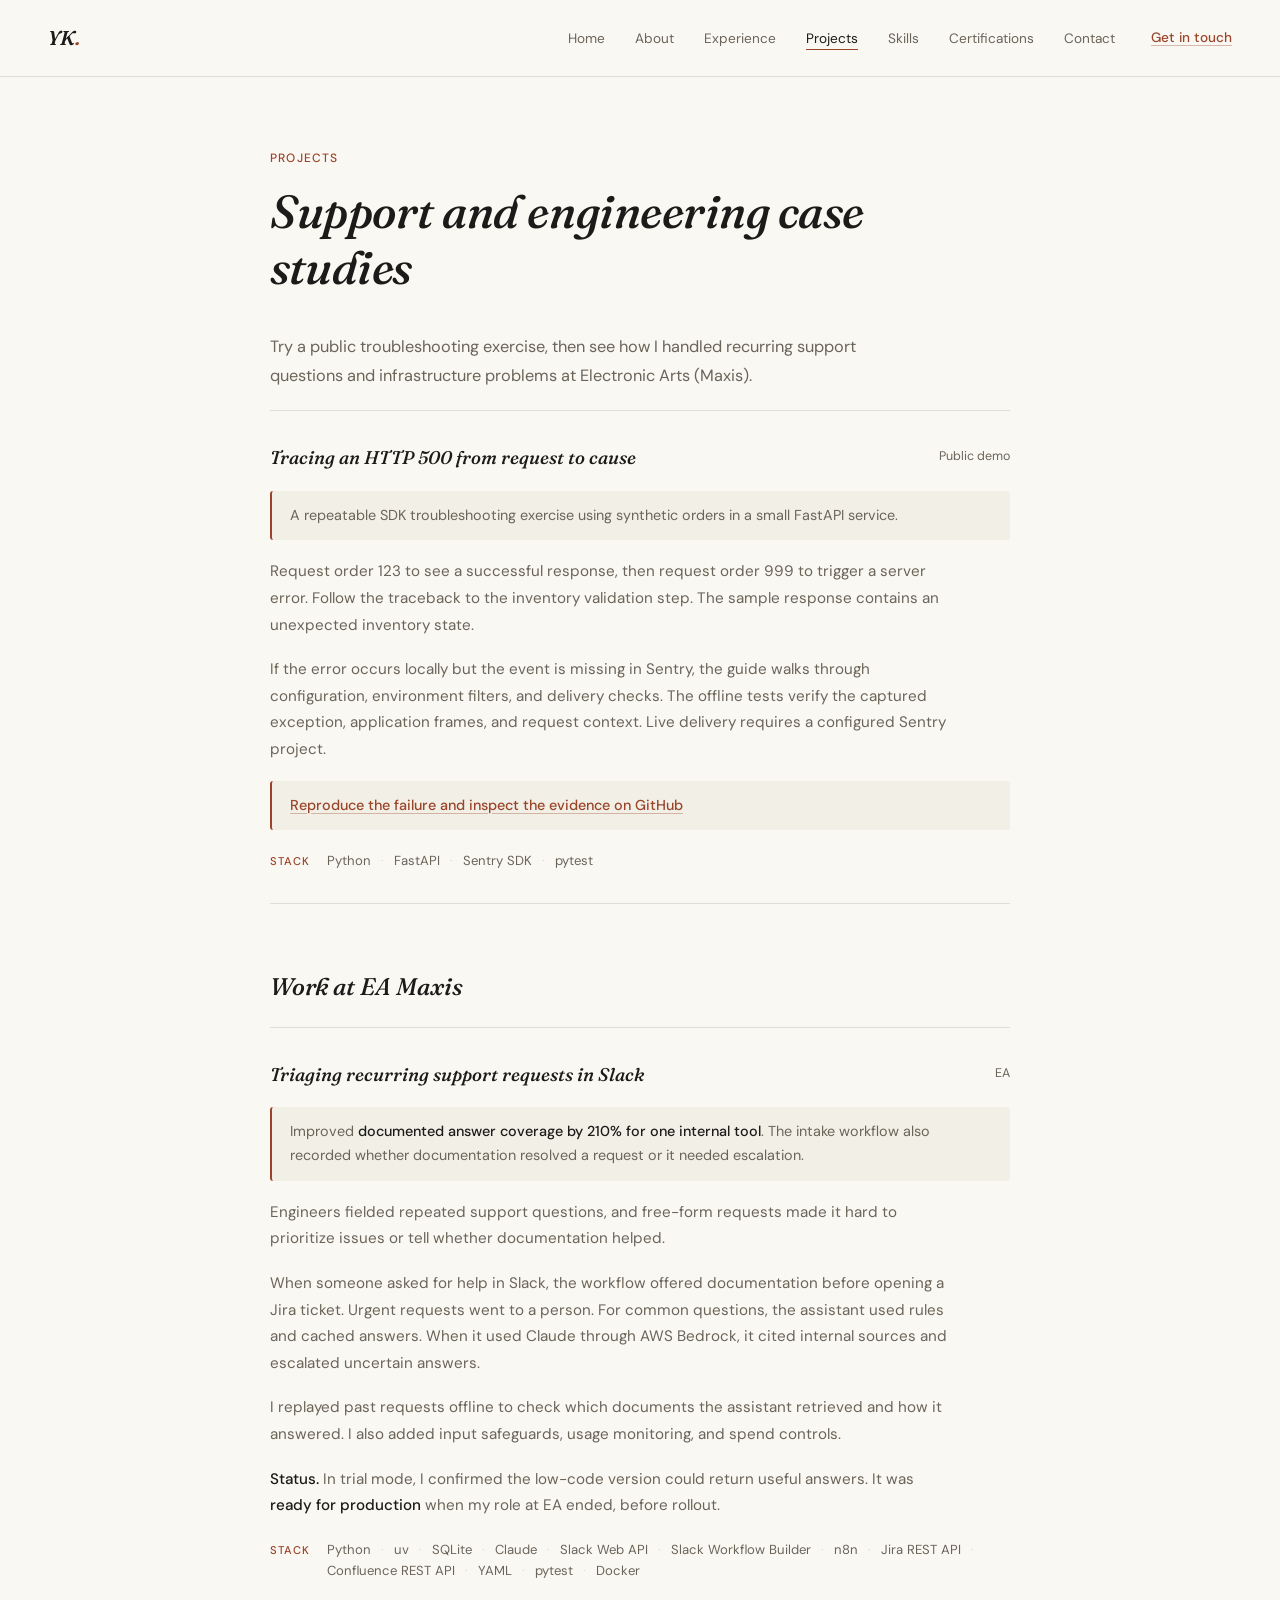
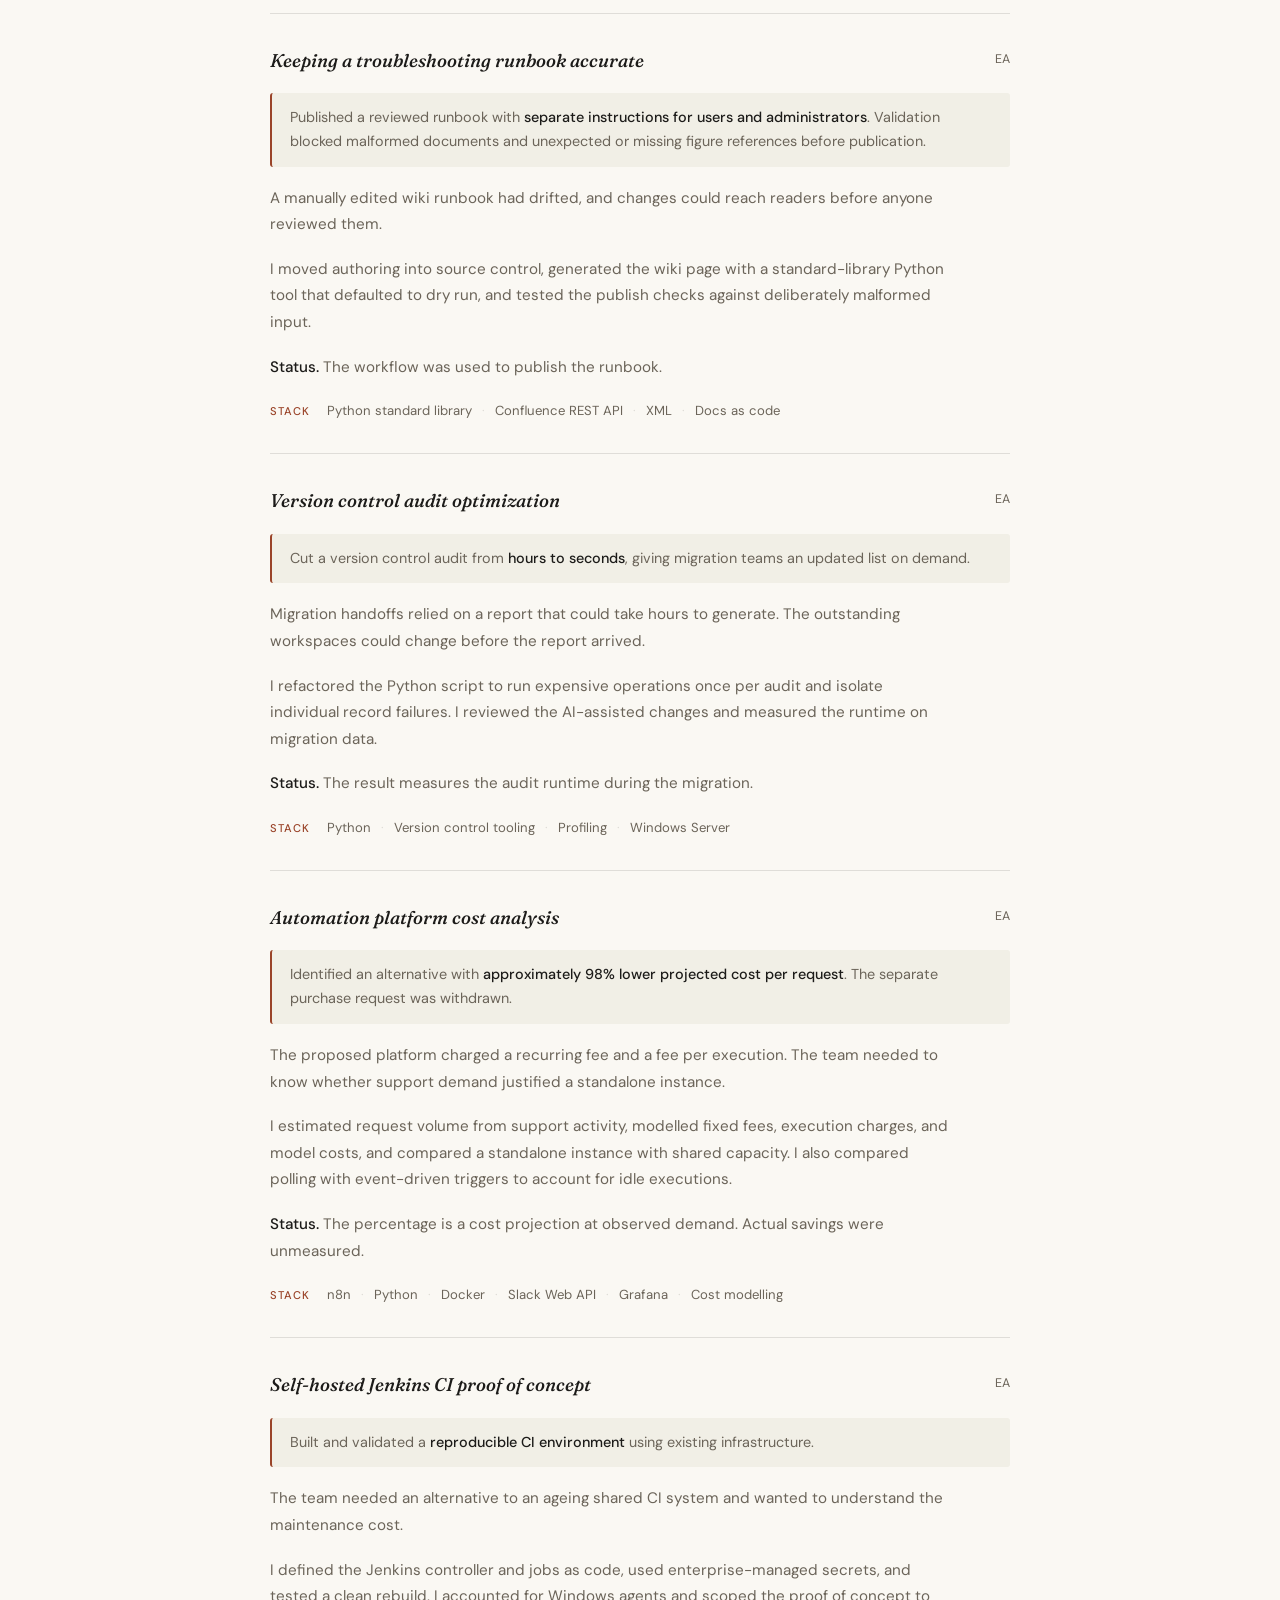
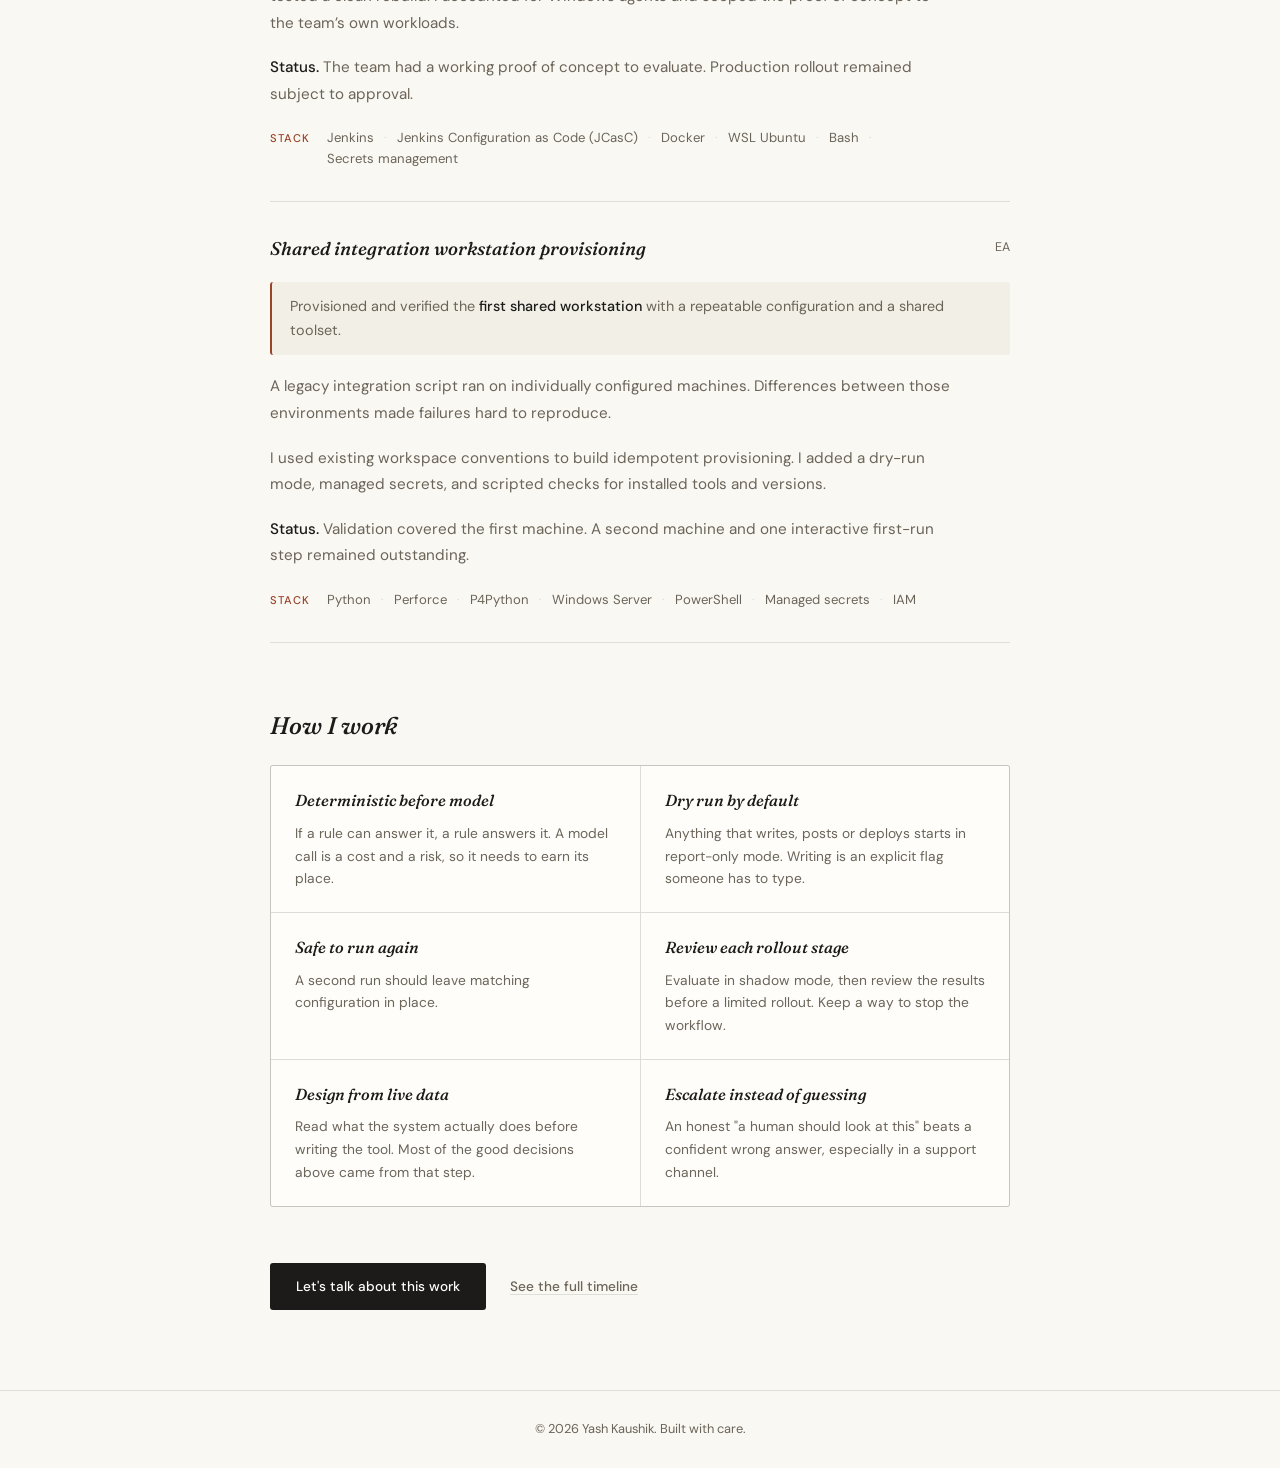
<file: projects.html>
<!DOCTYPE html>
<html lang="en">
<head>
  <meta charset="UTF-8">
  <meta name="viewport" content="width=device-width, initial-scale=1.0">
  <title>Projects | Yash Kaushik</title>
  <meta name="description" content="Developer support case studies by Yash Kaushik, including a public Sentry troubleshooting demo, AI-assisted ticket triage, and a reviewed support runbook.">
  <link rel="canonical" href="https://yashkaushik.dev/projects.html">
  <meta name="author" content="Yash Kaushik">
  <meta name="theme-color" content="#faf8f3">

  <!-- Open Graph / social link previews -->
  <meta property="og:type" content="website">
  <meta property="og:site_name" content="Yash Kaushik">
  <meta property="og:url" content="https://yashkaushik.dev/projects.html">
  <meta property="og:title" content="Projects | Yash Kaushik">
  <meta property="og:description" content="Developer support case studies by Yash Kaushik, including a public Sentry troubleshooting demo, AI-assisted ticket triage, and a reviewed support runbook.">
  <meta property="og:image" content="https://yashkaushik.dev/og.png">
  <meta property="og:image:width" content="1200">
  <meta property="og:image:height" content="630">
  <meta property="og:image:alt" content="Yash Kaushik, Developer Support &amp; Technical Enablement">
  <meta property="og:locale" content="en_CA">

  <link rel="icon" href="favicon.svg" type="image/svg+xml">
  <link rel="icon" href="favicon.ico" sizes="any">
  <link rel="apple-touch-icon" href="apple-touch-icon.png">

  <link rel="preconnect" href="https://fonts.googleapis.com">
  <link rel="preconnect" href="https://fonts.gstatic.com" crossorigin>
  <link rel="stylesheet" href="https://fonts.googleapis.com/css2?family=Fraunces:ital,opsz,wght@0,9..144,400;0,9..144,500;0,9..144,600;1,9..144,400;1,9..144,500&family=DM+Sans:ital,wght@0,300;0,400;0,500;1,400&display=swap">
  <link rel="stylesheet" href="style.css">
</head>
<body>
  <a class="skip-link" href="#main-content">Skip to content</a>

  <nav>
    <a href="./" class="nav-logo">YK<span>.</span></a>
    <div class="nav-right">
      <button class="nav-hamburger" aria-controls="primary-nav" aria-expanded="false" aria-label="Toggle navigation" onclick="(function(btn){const nav=document.getElementById('primary-nav'); nav.classList.toggle('show'); const expanded=nav.classList.contains('show'); btn.setAttribute('aria-expanded', expanded);})(this)">
        <svg fill="none" viewBox="0 0 24 24" stroke-width="2" aria-hidden="true"><path stroke-linecap="round" d="M4 6h16M4 12h16M4 18h16"/></svg>
      </button>
      <ul id="primary-nav" class="nav-links">
        <li><a href="./">Home</a></li>
        <li><a href="about.html">About</a></li>
        <li><a href="experience.html">Experience</a></li>
        <li><a href="projects.html" class="active" aria-current="page">Projects</a></li>
        <li><a href="skills.html">Skills</a></li>
        <li><a href="certifications.html">Certifications</a></li>
        <li><a href="contact.html">Contact</a></li>
      </ul>
      <a href="contact.html" class="nav-cta">Get in touch</a>
    </div>
  </nav>

  <main id="main-content" tabindex="-1" class="page-wrap">
    <p class="section-label">Projects</p>
    <h1 class="page-heading">Support and engineering case studies</h1>
    <p class="page-subheading">Try a public troubleshooting exercise, then see how I handled recurring support questions and infrastructure problems at Electronic Arts (Maxis).</p>

    <section class="timeline" aria-label="Public project">
      <article class="job" id="sentry-troubleshooting">
        <div class="job-top">
          <h2 class="job-title">Tracing an HTTP 500 from request to cause</h2>
          <div class="job-date">Public demo</div>
        </div>
        <p class="project-outcome">A repeatable SDK troubleshooting exercise using synthetic orders in a small FastAPI service.</p>
        <p class="project-problem">Request order 123 to see a successful response, then request order 999 to trigger a server error. Follow the traceback to the inventory validation step. The sample response contains an unexpected inventory state.</p>
        <p class="project-problem">If the error occurs locally but the event is missing in Sentry, the guide walks through configuration, environment filters, and delivery checks. The offline tests verify the captured exception, application frames, and request context. Live delivery requires a configured Sentry project.</p>
        <p class="project-outcome"><a href="https://github.com/mayamoh-indie/sentry-python-support-demo#reproduce-and-inspect">Reproduce the failure and inspect the evidence on GitHub</a></p>
        <div class="project-stack">
          <span class="project-stack-label">Stack</span>
          <div class="tags"><span class="tag">Python</span><span class="tag">FastAPI</span><span class="tag">Sentry SDK</span><span class="tag">pytest</span></div>
        </div>
      </article>
    </section>

    <h2 class="section-heading">Work at EA Maxis</h2>
    <section class="timeline" aria-label="Professional case studies">
      <article class="job" id="ai-assisted-support">
        <div class="job-top">
          <h2 class="job-title">Triaging recurring support requests in Slack</h2>
          <div class="job-date">EA</div>
        </div>
        <p class="project-outcome">Improved <strong>documented answer coverage by 210% for one internal tool</strong>. The intake workflow also recorded whether documentation resolved a request or it needed escalation.</p>
        <p class="project-problem">Engineers fielded repeated support questions, and free-form requests made it hard to prioritize issues or tell whether documentation helped.</p>
        <p class="project-problem">When someone asked for help in Slack, the workflow offered documentation before opening a Jira ticket. Urgent requests went to a person. For common questions, the assistant used rules and cached answers. When it used Claude through AWS Bedrock, it cited internal sources and escalated uncertain answers.</p>
        <p class="project-problem">I replayed past requests offline to check which documents the assistant retrieved and how it answered. I also added input safeguards, usage monitoring, and spend controls.</p>
        <p class="project-problem"><strong>Status.</strong> In trial mode, I confirmed the low-code version could return useful answers. It was <strong>ready for production</strong> when my role at EA ended, before rollout.</p>
        <div class="project-stack">
          <span class="project-stack-label">Stack</span>
          <div class="tags">
            <span class="tag">Python</span>
            <span class="tag">uv</span>
            <span class="tag">SQLite</span>
            <span class="tag">Claude</span>
            <span class="tag">Slack Web API</span>
            <span class="tag">Slack Workflow Builder</span>
            <span class="tag">n8n</span>
            <span class="tag">Jira REST API</span>
            <span class="tag">Confluence REST API</span>
            <span class="tag">YAML</span>
            <span class="tag">pytest</span>
            <span class="tag">Docker</span>
          </div>
        </div>
      </article>

      <article class="job" id="documentation-pipeline">
        <div class="job-top">
          <h2 class="job-title">Keeping a troubleshooting runbook accurate</h2>
          <div class="job-date">EA</div>
        </div>
        <p class="project-outcome">Published a reviewed runbook with <strong>separate instructions for users and administrators</strong>. Validation blocked malformed documents and unexpected or missing figure references before publication.</p>
        <p class="project-problem">A manually edited wiki runbook had drifted, and changes could reach readers before anyone reviewed them.</p>
        <p class="project-problem">I moved authoring into source control, generated the wiki page with a standard-library Python tool that defaulted to dry run, and tested the publish checks against deliberately malformed input.</p>
        <p class="project-problem"><strong>Status.</strong> The workflow was used to publish the runbook.</p>
        <div class="project-stack">
          <span class="project-stack-label">Stack</span>
          <div class="tags">
            <span class="tag">Python standard library</span>
            <span class="tag">Confluence REST API</span>
            <span class="tag">XML</span>
            <span class="tag">Docs as code</span>
          </div>
        </div>
      </article>

      <article class="job" id="version-control-audit">
        <div class="job-top">
          <h2 class="job-title">Version control audit optimization</h2>
          <div class="job-date">EA</div>
        </div>
        <p class="project-outcome">Cut a version control audit from <strong>hours to seconds</strong>, giving migration teams an updated list on demand.</p>
        <p class="project-problem">Migration handoffs relied on a report that could take hours to generate. The outstanding workspaces could change before the report arrived.</p>
        <p class="project-problem">I refactored the Python script to run expensive operations once per audit and isolate individual record failures. I reviewed the AI-assisted changes and measured the runtime on migration data.</p>
        <p class="project-problem"><strong>Status.</strong> The result measures the audit runtime during the migration.</p>
        <div class="project-stack">
          <span class="project-stack-label">Stack</span>
          <div class="tags">
            <span class="tag">Python</span>
            <span class="tag">Version control tooling</span>
            <span class="tag">Profiling</span>
            <span class="tag">Windows Server</span>
          </div>
        </div>
      </article>

      <article class="job" id="automation-platform-cost">
        <div class="job-top">
          <h2 class="job-title">Automation platform cost analysis</h2>
          <div class="job-date">EA</div>
        </div>
        <p class="project-outcome">Identified an alternative with <strong>approximately 98% lower projected cost per request</strong>. The separate purchase request was withdrawn.</p>
        <p class="project-problem">The proposed platform charged a recurring fee and a fee per execution. The team needed to know whether support demand justified a standalone instance.</p>
        <p class="project-problem">I estimated request volume from support activity, modelled fixed fees, execution charges, and model costs, and compared a standalone instance with shared capacity. I also compared polling with event-driven triggers to account for idle executions.</p>
        <p class="project-problem"><strong>Status.</strong> The percentage is a cost projection at observed demand. Actual savings were unmeasured.</p>
        <div class="project-stack">
          <span class="project-stack-label">Stack</span>
          <div class="tags">
            <span class="tag">n8n</span>
            <span class="tag">Python</span>
            <span class="tag">Docker</span>
            <span class="tag">Slack Web API</span>
            <span class="tag">Grafana</span>
            <span class="tag">Cost modelling</span>
          </div>
        </div>
      </article>

      <article class="job" id="self-hosted-jenkins">
        <div class="job-top">
          <h2 class="job-title">Self-hosted Jenkins CI proof of concept</h2>
          <div class="job-date">EA</div>
        </div>
        <p class="project-outcome">Built and validated a <strong>reproducible CI environment</strong> using existing infrastructure.</p>
        <p class="project-problem">The team needed an alternative to an ageing shared CI system and wanted to understand the maintenance cost.</p>
        <p class="project-problem">I defined the Jenkins controller and jobs as code, used enterprise-managed secrets, and tested a clean rebuild. I accounted for Windows agents and scoped the proof of concept to the team’s own workloads.</p>
        <p class="project-problem"><strong>Status.</strong> The team had a working proof of concept to evaluate. Production rollout remained subject to approval.</p>
        <div class="project-stack">
          <span class="project-stack-label">Stack</span>
          <div class="tags">
            <span class="tag">Jenkins</span>
            <span class="tag">Jenkins Configuration as Code (JCasC)</span>
            <span class="tag">Docker</span>
            <span class="tag">WSL Ubuntu</span>
            <span class="tag">Bash</span>
            <span class="tag">Secrets management</span>
          </div>
        </div>
      </article>

      <article class="job" id="workstation-provisioning">
        <div class="job-top">
          <h2 class="job-title">Shared integration workstation provisioning</h2>
          <div class="job-date">EA</div>
        </div>
        <p class="project-outcome">Provisioned and verified the <strong>first shared workstation</strong> with a repeatable configuration and a shared toolset.</p>
        <p class="project-problem">A legacy integration script ran on individually configured machines. Differences between those environments made failures hard to reproduce.</p>
        <p class="project-problem">I used existing workspace conventions to build idempotent provisioning. I added a dry-run mode, managed secrets, and scripted checks for installed tools and versions.</p>
        <p class="project-problem"><strong>Status.</strong> Validation covered the first machine. A second machine and one interactive first-run step remained outstanding.</p>
        <div class="project-stack">
          <span class="project-stack-label">Stack</span>
          <div class="tags">
            <span class="tag">Python</span>
            <span class="tag">Perforce</span>
            <span class="tag">P4Python</span>
            <span class="tag">Windows Server</span>
            <span class="tag">PowerShell</span>
            <span class="tag">Managed secrets</span>
            <span class="tag">IAM</span>
          </div>
        </div>
      </article>
    </section>

    <h2 class="section-heading">How I work</h2>
    <div class="principles">
      <div class="principle">
        <h3>Deterministic before model</h3>
        <p>If a rule can answer it, a rule answers it. A model call is a cost and a risk, so it needs to earn its place.</p>
      </div>
      <div class="principle">
        <h3>Dry run by default</h3>
        <p>Anything that writes, posts or deploys starts in report-only mode. Writing is an explicit flag someone has to type.</p>
      </div>
      <div class="principle">
        <h3>Safe to run again</h3>
        <p>A second run should leave matching configuration in place.</p>
      </div>
      <div class="principle">
        <h3>Review each rollout stage</h3>
        <p>Evaluate in shadow mode, then review the results before a limited rollout. Keep a way to stop the workflow.</p>
      </div>
      <div class="principle">
        <h3>Design from live data</h3>
        <p>Read what the system actually does before writing the tool. Most of the good decisions above came from that step.</p>
      </div>
      <div class="principle">
        <h3>Escalate instead of guessing</h3>
        <p>An honest "a human should look at this" beats a confident wrong answer, especially in a support channel.</p>
      </div>
    </div>

    <div class="page-cta">
      <a href="contact.html" class="btn btn-primary">Let's talk about this work</a>
      <a href="experience.html" class="btn btn-ghost">See the full timeline</a>
    </div>
  </main>

  <footer>© 2026 Yash Kaushik. Built with care.</footer>
</body>
</html>
</file>
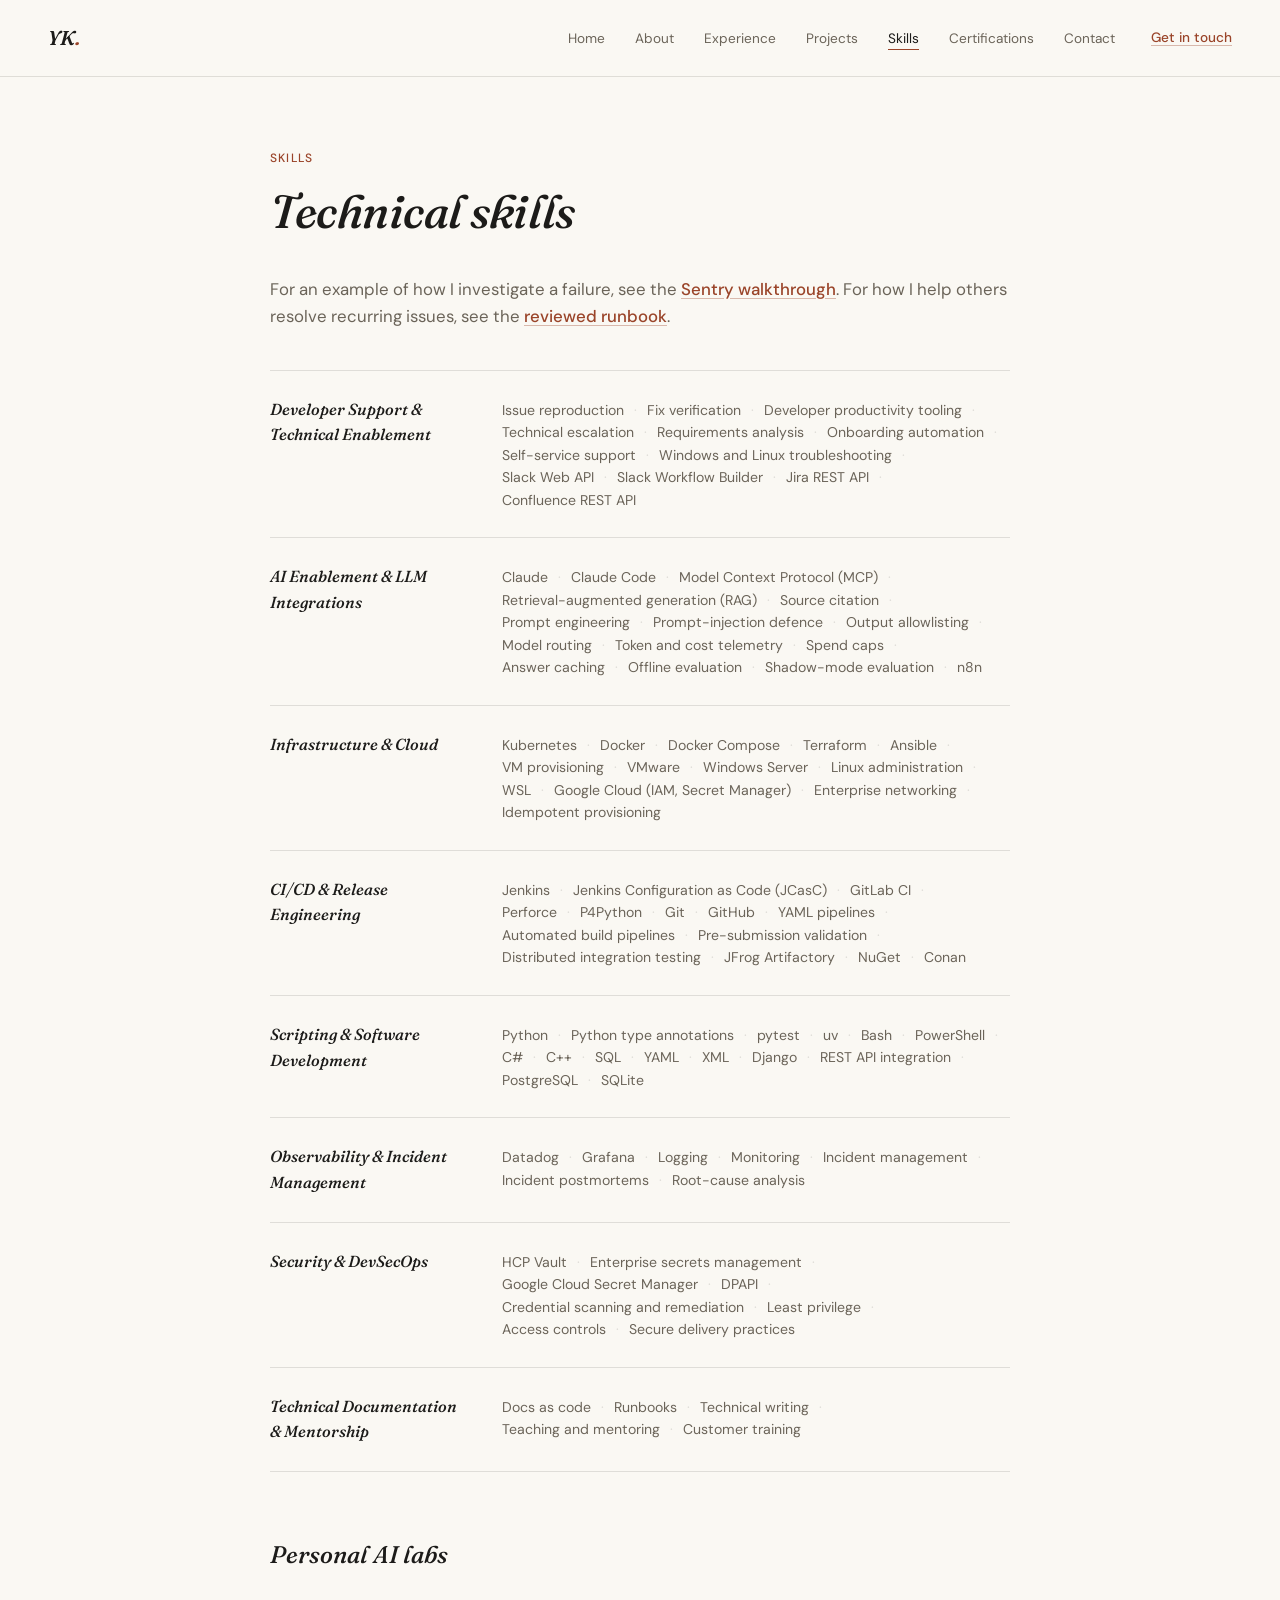
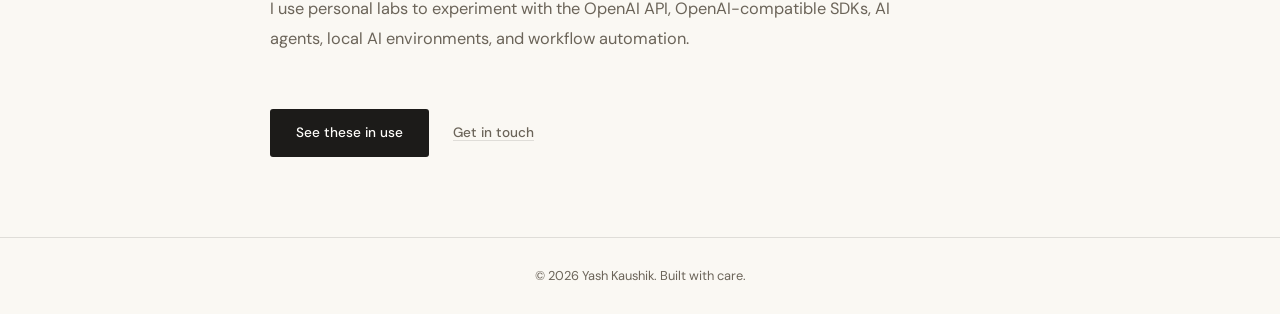
<file: skills.html>
<!DOCTYPE html>
<html lang="en">
<head>
  <meta charset="UTF-8">
  <meta name="viewport" content="width=device-width, initial-scale=1.0">
  <title>Skills | Yash Kaushik</title>
  <meta name="description" content="Skills in developer experience, technical support, AI enablement, platform engineering, infrastructure, CI/CD, incident management, and mentorship.">
  <link rel="canonical" href="https://yashkaushik.dev/skills.html">
  <meta name="author" content="Yash Kaushik">
  <meta name="theme-color" content="#faf8f3">

  <!-- Open Graph / social link previews -->
  <meta property="og:type" content="website">
  <meta property="og:site_name" content="Yash Kaushik">
  <meta property="og:url" content="https://yashkaushik.dev/skills.html">
  <meta property="og:title" content="Skills | Yash Kaushik">
  <meta property="og:description" content="Skills in developer experience, technical support, AI enablement, platform engineering, infrastructure, CI/CD, incident management, and mentorship.">
  <meta property="og:image" content="https://yashkaushik.dev/og.png">
  <meta property="og:image:width" content="1200">
  <meta property="og:image:height" content="630">
  <meta property="og:image:alt" content="Yash Kaushik, Developer Support &amp; Technical Enablement">
  <meta property="og:locale" content="en_CA">

  <link rel="icon" href="favicon.svg" type="image/svg+xml">
  <link rel="icon" href="favicon.ico" sizes="any">
  <link rel="apple-touch-icon" href="apple-touch-icon.png">

  <link rel="preconnect" href="https://fonts.googleapis.com">
  <link rel="preconnect" href="https://fonts.gstatic.com" crossorigin>
  <link rel="stylesheet" href="https://fonts.googleapis.com/css2?family=Fraunces:ital,opsz,wght@0,9..144,400;0,9..144,500;0,9..144,600;1,9..144,400;1,9..144,500&family=DM+Sans:ital,wght@0,300;0,400;0,500;1,400&display=swap">
  <link rel="stylesheet" href="style.css">
</head>
<body>
  <a class="skip-link" href="#main-content">Skip to content</a>

  <nav>
    <a href="./" class="nav-logo">YK<span>.</span></a>
    <div class="nav-right">
      <button class="nav-hamburger" aria-controls="primary-nav" aria-expanded="false" aria-label="Toggle navigation" onclick="(function(btn){const nav=document.getElementById('primary-nav'); nav.classList.toggle('show'); const expanded=nav.classList.contains('show'); btn.setAttribute('aria-expanded', expanded);})(this)">
        <svg fill="none" viewBox="0 0 24 24" stroke-width="2" aria-hidden="true"><path stroke-linecap="round" d="M4 6h16M4 12h16M4 18h16"/></svg>
      </button>
      <ul id="primary-nav" class="nav-links">
        <li><a href="./">Home</a></li>
        <li><a href="about.html">About</a></li>
        <li><a href="experience.html">Experience</a></li>
        <li><a href="projects.html">Projects</a></li>
        <li><a href="skills.html" class="active" aria-current="page">Skills</a></li>
        <li><a href="certifications.html">Certifications</a></li>
        <li><a href="contact.html">Contact</a></li>
      </ul>
      <a href="contact.html" class="nav-cta">Get in touch</a>
    </div>
  </nav>

  <main id="main-content" tabindex="-1" class="page-wrap">
    <p class="section-label">Skills</p>
    <h1 class="page-heading">Technical skills</h1>
    <p class="skills-intro">For an example of how I investigate a failure, see the <a href="projects.html#sentry-troubleshooting">Sentry walkthrough</a>. For how I help others resolve recurring issues, see the <a href="projects.html#documentation-pipeline">reviewed runbook</a>.</p>

    <div class="skills-grid">
      <div class="skill-group">
        <h2 class="skill-group-title">Developer Support &amp; Technical Enablement</h2>
        <div class="tags">
          <span class="tag">Issue reproduction</span>
          <span class="tag">Fix verification</span>
          <span class="tag">Developer productivity tooling</span>
          <span class="tag">Technical escalation</span>
          <span class="tag">Requirements analysis</span>
          <span class="tag">Onboarding automation</span>
          <span class="tag">Self-service support</span>
          <span class="tag">Windows and Linux troubleshooting</span>
          <span class="tag">Slack Web API</span>
          <span class="tag">Slack Workflow Builder</span>
          <span class="tag">Jira REST API</span>
          <span class="tag">Confluence REST API</span>
        </div>
      </div>
      <div class="skill-group">
        <h2 class="skill-group-title">AI Enablement &amp; LLM Integrations</h2>
        <div class="tags">
          <span class="tag">Claude</span>
          <span class="tag">Claude Code</span>
          <span class="tag">Model Context Protocol (MCP)</span>
          <span class="tag">Retrieval-augmented generation (RAG)</span>
          <span class="tag">Source citation</span>
          <span class="tag">Prompt engineering</span>
          <span class="tag">Prompt-injection defence</span>
          <span class="tag">Output allowlisting</span>
          <span class="tag">Model routing</span>
          <span class="tag">Token and cost telemetry</span>
          <span class="tag">Spend caps</span>
          <span class="tag">Answer caching</span>
          <span class="tag">Offline evaluation</span>
          <span class="tag">Shadow-mode evaluation</span>
          <span class="tag">n8n</span>
        </div>
      </div>
      <div class="skill-group">
        <h2 class="skill-group-title">Infrastructure &amp; Cloud</h2>
        <div class="tags">
          <span class="tag">Kubernetes</span>
          <span class="tag">Docker</span>
          <span class="tag">Docker Compose</span>
          <span class="tag">Terraform</span>
          <span class="tag">Ansible</span>
          <span class="tag">VM provisioning</span>
          <span class="tag">VMware</span>
          <span class="tag">Windows Server</span>
          <span class="tag">Linux administration</span>
          <span class="tag">WSL</span>
          <span class="tag">Google Cloud (IAM, Secret Manager)</span>
          <span class="tag">Enterprise networking</span>
          <span class="tag">Idempotent provisioning</span>
        </div>
      </div>
      <div class="skill-group">
        <h2 class="skill-group-title">CI/CD &amp; Release Engineering</h2>
        <div class="tags">
          <span class="tag">Jenkins</span>
          <span class="tag">Jenkins Configuration as Code (JCasC)</span>
          <span class="tag">GitLab CI</span>
          <span class="tag">Perforce</span>
          <span class="tag">P4Python</span>
          <span class="tag">Git</span>
          <span class="tag">GitHub</span>
          <span class="tag">YAML pipelines</span>
          <span class="tag">Automated build pipelines</span>
          <span class="tag">Pre-submission validation</span>
          <span class="tag">Distributed integration testing</span>
          <span class="tag">JFrog Artifactory</span>
          <span class="tag">NuGet</span>
          <span class="tag">Conan</span>
        </div>
      </div>
      <div class="skill-group">
        <h2 class="skill-group-title">Scripting &amp; Software Development</h2>
        <div class="tags">
          <span class="tag">Python</span>
          <span class="tag">Python type annotations</span>
          <span class="tag">pytest</span>
          <span class="tag">uv</span>
          <span class="tag">Bash</span>
          <span class="tag">PowerShell</span>
          <span class="tag">C#</span>
          <span class="tag">C++</span>
          <span class="tag">SQL</span>
          <span class="tag">YAML</span>
          <span class="tag">XML</span>
          <span class="tag">Django</span>
          <span class="tag">REST API integration</span>
          <span class="tag">PostgreSQL</span>
          <span class="tag">SQLite</span>
        </div>
      </div>
      <div class="skill-group">
        <h2 class="skill-group-title">Observability &amp; Incident Management</h2>
        <div class="tags">
          <span class="tag">Datadog</span>
          <span class="tag">Grafana</span>
          <span class="tag">Logging</span>
          <span class="tag">Monitoring</span>
          <span class="tag">Incident management</span>
          <span class="tag">Incident postmortems</span>
          <span class="tag">Root-cause analysis</span>
        </div>
      </div>
      <div class="skill-group">
        <h2 class="skill-group-title">Security &amp; DevSecOps</h2>
        <div class="tags">
          <span class="tag">HCP Vault</span>
          <span class="tag">Enterprise secrets management</span>
          <span class="tag">Google Cloud Secret Manager</span>
          <span class="tag">DPAPI</span>
          <span class="tag">Credential scanning and remediation</span>
          <span class="tag">Least privilege</span>
          <span class="tag">Access controls</span>
          <span class="tag">Secure delivery practices</span>
        </div>
      </div>
      <div class="skill-group">
        <h2 class="skill-group-title">Technical Documentation &amp; Mentorship</h2>
        <div class="tags">
          <span class="tag">Docs as code</span>
          <span class="tag">Runbooks</span>
          <span class="tag">Technical writing</span>
          <span class="tag">Teaching and mentoring</span>
          <span class="tag">Customer training</span>
        </div>
      </div>
    </div>

    <h2 class="section-heading">Personal AI labs</h2>
    <p class="page-subheading">I use personal labs to experiment with the OpenAI API, OpenAI-compatible SDKs, AI agents, local AI environments, and workflow automation.</p>

    <div class="page-cta">
      <a href="projects.html" class="btn btn-primary">See these in use</a>
      <a href="contact.html" class="btn btn-ghost">Get in touch</a>
    </div>
  </main>

  <footer>© 2026 Yash Kaushik. Built with care.</footer>
</body>
</html>
</file>
<file: style.css>
*, *::before, *::after { box-sizing: border-box; margin: 0; padding: 0; }

:root {
  --bg: #faf8f3;
  --bg2: #fefdfa;
  --bg3: #f1efe6;
  --border: rgba(28, 25, 20, 0.12);
  --accent: #9a4429;
  --text: #1c1b19;
  --muted: #6b6459;
  --radius: 3px;
  --nav-height: 76px;
  --page-top-gap: 73px;
}

html {
  scroll-behavior: smooth;
  scroll-padding-top: calc(var(--nav-height) + 24px);
}

body {
  background: var(--bg);
  color: var(--text);
  font-family: 'DM Sans', system-ui, -apple-system, "Segoe UI", Roboto, "Helvetica Neue", Arial, sans-serif;
  font-size: 16px;
  line-height: 1.6;
  min-height: 100vh;
  display: flex;
  flex-direction: column;
  overflow-x: clip;
}

main, footer { min-width: 0; }

/* ── NAV ── */
nav {
  position: fixed;
  top: 0; left: 0; right: 0;
  z-index: 100;
  display: flex;
  justify-content: space-between;
  align-items: center;
  min-height: var(--nav-height);
  padding: 22px 48px;
  background: rgba(250, 248, 243, 0.94);
  border-bottom: 1px solid var(--border);
  backdrop-filter: blur(12px);
  -webkit-backdrop-filter: blur(12px);
}

.nav-logo {
  font-family: 'Fraunces', serif;
  font-style: italic;
  font-weight: 600;
  font-size: 1.25rem;
  color: var(--text);
  text-decoration: none;
}

.nav-logo span { color: var(--accent); }

.nav-right {
  display: flex;
  align-items: center;
  gap: 36px;
}

.nav-links {
  display: flex;
  gap: 30px;
  list-style: none;
}

.nav-links a {
  font-family: 'DM Sans', sans-serif;
  font-size: 0.85rem;
  font-weight: 400;
  color: var(--muted);
  text-decoration: none;
  padding-bottom: 2px;
  border-bottom: 1px solid transparent;
  transition: color 0.15s, border-color 0.15s;
}

.nav-links a:hover,
.nav-links a.active {
  color: var(--text);
  border-bottom-color: var(--accent);
}

.nav-cta {
  font-family: 'DM Sans', sans-serif;
  font-size: 0.85rem;
  font-weight: 500;
  color: var(--accent);
  text-decoration: underline;
  text-underline-offset: 3px;
  text-decoration-color: rgba(154,68,41,0.35);
  transition: text-decoration-color 0.15s;
}

.nav-cta:hover { text-decoration-color: var(--accent); }

.nav-hamburger {
  display: none;
  background: none;
  border: none;
  cursor: pointer;
  padding: 4px;
}

.nav-hamburger svg {
  width: 22px;
  height: 22px;
  stroke: var(--text);
}

/* ── ACCESSIBILITY ── */
a:focus-visible,
button:focus-visible {
  outline: 2px solid var(--accent);
  outline-offset: 4px;
  border-radius: var(--radius);
}

.nav-links a:focus-visible {
  color: var(--text);
  border-bottom-color: var(--accent);
}

/* ── MAIN ── */
.page-wrap {
  flex: 1;
  max-width: 820px;
  margin: 0 auto;
  padding: calc(var(--nav-height) + var(--page-top-gap)) 40px 80px;
  width: 100%;
}

.page-wrap-wide {
  max-width: 1120px;
}

/* ── SECTION LABEL ── */
.section-label {
  font-family: 'DM Sans', sans-serif;
  font-size: 0.75rem;
  font-weight: 500;
  color: var(--accent);
  letter-spacing: 0.1em;
  text-transform: uppercase;
  margin-bottom: 16px;
}

.page-heading {
  font-family: 'Fraunces', serif;
  font-size: clamp(2rem, 4vw, 2.9rem);
  font-weight: 500;
  font-style: italic;
  letter-spacing: -0.01em;
  color: var(--text);
  line-height: 1.2;
  margin-bottom: 36px;
}

.page-subheading {
  color: var(--muted);
  font-size: 1.02rem;
  line-height: 1.8;
  max-width: 620px;
  margin-bottom: 20px;
}

/* ── BUTTONS ── */
.btn {
  display: inline-flex;
  align-items: center;
  gap: 8px;
  padding: 13px 26px;
  border-radius: var(--radius);
  font-family: 'DM Sans', sans-serif;
  font-size: 0.85rem;
  font-weight: 500;
  text-decoration: none;
  transition:
    background-color 0.15s ease,
    color 0.15s ease,
    transform 0.15s ease,
    text-decoration-color 0.15s ease;
  cursor: pointer;
  border: none;
}

.btn-primary {
  background: var(--text);
  color: var(--bg2);
}

.btn-primary:hover {
  background: var(--accent);
  transform: translateY(-1px);
}

.btn-primary:active {
  transform: translateY(0);
}

.btn-ghost {
  background: transparent;
  color: var(--muted);
  padding: 13px 4px;
  text-decoration: underline;
  text-underline-offset: 3px;
  text-decoration-color: var(--border);
}

.btn-ghost:hover {
  color: var(--text);
  text-decoration-color: var(--muted);
}

/* ── HERO ── */
.hero {
  padding-top: calc(var(--nav-height) + var(--page-top-gap));
  padding-bottom: 60px;
}

.hero-badge {
  display: inline-flex;
  align-items: center;
  gap: 8px;
  font-family: 'DM Sans', sans-serif;
  font-size: 0.8rem;
  font-weight: 500;
  color: var(--muted);
  letter-spacing: 0.03em;
  margin-bottom: 28px;
}

.hero-badge::before {
  content: '';
  width: 6px;
  height: 6px;
  background: var(--accent);
  border-radius: 50%;
}

.hero-name {
  font-family: 'Fraunces', serif;
  font-style: italic;
  font-size: clamp(2.8rem, 7vw, 4.6rem);
  font-weight: 500;
  letter-spacing: -0.01em;
  color: var(--text);
  line-height: 1.05;
  margin-bottom: 24px;
}

.hero-desc {
  font-size: 1.08rem;
  color: var(--muted);
  line-height: 1.75;
  max-width: 560px;
  margin-bottom: 28px;
}

.hero-desc strong { color: var(--text); font-weight: 500; }

.hero-tags {
  display: flex;
  flex-wrap: wrap;
  align-items: center;
  gap: 0;
  margin-bottom: 36px;
  font-family: 'DM Sans', sans-serif;
  font-size: 0.82rem;
  color: var(--muted);
  letter-spacing: 0.02em;
}

.hero-tag { padding: 0; }

.hero-tag:not(:last-child)::after {
  content: '·';
  margin: 0 10px;
  color: var(--border);
}

.hero-cta {
  display: flex;
  align-items: center;
  gap: 20px;
  margin-bottom: 64px;
}

/* Bottom-of-page call to action, same shape as .hero-cta. */
.page-cta {
  display: flex;
  align-items: center;
  gap: 20px;
  margin-top: 56px;
}

/* ── STATS ROW ── */
.stats-row {
  display: flex;
  border-top: 1px solid var(--border);
  border-bottom: 1px solid var(--border);
  margin-bottom: 56px;
}

.stat-card {
  flex: 1;
  padding: 22px 24px;
  text-align: left;
}

.stat-card:not(:last-child) { border-right: 1px solid var(--border); }

.stat-num {
  font-family: 'Fraunces', serif;
  font-style: italic;
  font-size: 1.7rem;
  font-weight: 500;
  color: var(--accent);
  line-height: 1;
}

.stat-label {
  font-size: 0.78rem;
  color: var(--muted);
  margin-top: 8px;
  line-height: 1.35;
}

/* ── SELECTED WORK (home) ── */
.selected-work { margin-bottom: 56px; }

.selected-work p + p { margin-top: 12px; }

/* ── SECTION CARDS (home) ── */
.section-cards {
  display: flex;
  flex-direction: column;
  border-top: 1px solid var(--border);
}

.section-card {
  display: flex;
  justify-content: space-between;
  align-items: baseline;
  gap: 24px;
  padding: 22px 4px;
  border-bottom: 1px solid var(--border);
  text-decoration: none;
  color: var(--text);
  transition: padding-left 0.15s;
}

.section-card:hover { padding-left: 10px; }

.section-card h2 {
  font-family: 'Fraunces', serif;
  font-style: italic;
  font-size: 1.15rem;
  font-weight: 500;
  flex-shrink: 0;
}

.section-card p {
  font-size: 0.88rem;
  color: var(--muted);
  line-height: 1.5;
  text-align: right;
}

/* ── ABOUT ── */
.about-text {
  color: var(--muted);
  font-size: 1.05rem;
  line-height: 1.9;
  max-width: 640px;
}

.about-text p + p { margin-top: 22px; }
.about-text strong { color: var(--text); font-weight: 500; }

/* ── EXPERIENCE TIMELINE ── */
.timeline {
  display: flex;
  flex-direction: column;
  border-top: 1px solid var(--border);
}

.job {
  padding: 32px 0;
  border-bottom: 1px solid var(--border);
}

.job-top {
  display: flex;
  justify-content: space-between;
  align-items: flex-start;
  margin-bottom: 4px;
}

.job-title {
  font-family: 'Fraunces', serif;
  font-style: italic;
  font-size: 1.15rem;
  font-weight: 500;
  color: var(--text);
}

.job-date {
  font-family: 'DM Sans', sans-serif;
  font-size: 0.78rem;
  color: var(--muted);
  white-space: nowrap;
  margin-left: 16px;
  margin-top: 4px;
}

.job-company {
  font-size: 0.88rem;
  color: var(--accent);
  font-weight: 500;
  margin-bottom: 18px;
}

.job-bullets {
  list-style: none;
  display: flex;
  flex-direction: column;
  gap: 10px;
}

.job-bullets li {
  font-size: 0.92rem;
  color: var(--muted);
  line-height: 1.65;
  padding-left: 16px;
  position: relative;
}

.job-bullets li::before {
  content: '—';
  position: absolute;
  left: 0;
  color: var(--border);
}

.job-bullets strong { color: var(--text); font-weight: 500; }

.job-note {
  font-family: 'DM Sans', sans-serif;
  font-style: normal;
  font-size: 0.72rem;
  color: var(--muted);
  font-weight: 400;
  margin-left: 8px;
}

.section-heading {
  font-family: 'Fraunces', serif;
  font-style: italic;
  font-weight: 500;
  font-size: 1.5rem;
  color: var(--text);
  margin: 64px 0 20px;
}

/* ── SKILLS ── */
.skills-intro {
  font-size: 1.05rem;
  color: var(--muted);
  margin-bottom: 40px;
}

.skills-intro a {
  color: var(--accent);
  font-weight: 500;
  text-decoration: underline;
  text-underline-offset: 3px;
  text-decoration-color: rgba(154, 68, 41, 0.35);
  transition: text-decoration-color 0.15s;
}

.skills-intro a:hover { text-decoration-color: var(--accent); }

.skills-grid {
  display: flex;
  flex-direction: column;
  border-top: 1px solid var(--border);
}

.skill-group {
  padding: 26px 0;
  border-bottom: 1px solid var(--border);
  display: flex;
  align-items: baseline;
  gap: 32px;
}

.skill-group-title {
  font-family: 'Fraunces', serif;
  font-style: italic;
  font-size: 1rem;
  font-weight: 500;
  color: var(--text);
  flex: 0 0 200px;
}

.tags {
  display: flex;
  flex-wrap: wrap;
  align-items: baseline;
  font-size: 0.88rem;
  color: var(--muted);
}

.tag { padding: 0; }

.tag:not(:last-child)::after {
  content: '·';
  margin: 0 10px;
  color: var(--border);
}

/* ── CONTACT ── */
.contact-cards {
  display: flex;
  flex-direction: column;
  border-top: 1px solid var(--border);
  margin-bottom: 40px;
}

.contact-card {
  display: flex;
  justify-content: space-between;
  align-items: baseline;
  gap: 24px;
  padding: 24px 4px;
  border-bottom: 1px solid var(--border);
  text-decoration: none;
  color: var(--text);
  transition: padding-left 0.15s;
}

.contact-card:hover { padding-left: 10px; }

.contact-card h2 {
  font-family: 'Fraunces', serif;
  font-style: italic;
  font-size: 1.1rem;
  font-weight: 500;
  flex-shrink: 0;
}

.contact-card .contact-detail {
  font-size: 0.88rem;
  color: var(--accent);
  font-weight: 500;
}

.contact-card .contact-action {
  font-size: 0.82rem;
  color: var(--muted);
}

.contact-location {
  padding-top: 24px;
  border-top: 1px solid var(--border);
}

.contact-location h2 {
  font-family: 'Fraunces', serif;
  font-style: italic;
  font-size: 1.05rem;
  font-weight: 500;
  margin-bottom: 6px;
}

.contact-location p {
  font-size: 0.92rem;
  color: var(--muted);
}

/* ── CERTIFICATIONS ── */
/* Wrapper for the certifications teaser on about.html — matches .about-text width. */
.certifications { max-width: 640px; }

.cert-list {
  display: flex;
  flex-direction: column;
  border-top: 1px solid var(--border);
}

.cert-item {
  padding: 28px 0;
  border-bottom: 1px solid var(--border);
}

.cert-item h2 {
  font-family: 'Fraunces', serif;
  font-style: italic;
  font-size: 1.15rem;
  font-weight: 500;
  color: var(--text);
  margin-bottom: 4px;
}

.cert-issuer {
  font-size: 0.88rem;
  color: var(--accent);
  font-weight: 500;
  margin-bottom: 8px;
}

.cert-item p {
  font-size: 0.9rem;
  color: var(--muted);
  line-height: 1.6;
}

.cert-item .btn-ghost { padding-left: 0; padding-right: 0; }

.cert-status {
  display: inline-block;
  font-size: 0.7rem;
  font-weight: 500;
  letter-spacing: 0.08em;
  text-transform: uppercase;
  color: var(--accent);
  border: 1px solid var(--border);
  border-radius: var(--radius);
  padding: 2px 8px;
  margin-left: 10px;
  vertical-align: middle;
}

/* ── PROJECTS ── */
.page-note {
  font-size: 0.88rem;
  color: var(--muted);
  line-height: 1.7;
  max-width: 660px;
  margin-bottom: 44px;
  padding: 14px 18px;
  background: var(--bg3);
  border-radius: var(--radius);
}

.page-note strong { color: var(--text); font-weight: 500; }

.project-problem {
  font-size: 0.95rem;
  color: var(--muted);
  line-height: 1.75;
  max-width: 680px;
  margin-bottom: 18px;
}

.project-problem strong { color: var(--text); font-weight: 500; }

.project-outcome {
  margin-top: 18px;
  padding: 13px 18px;
  background: var(--bg3);
  border-left: 2px solid var(--accent);
  border-radius: var(--radius);
  font-size: 0.9rem;
  color: var(--muted);
  line-height: 1.65;
}

.project-outcome strong { color: var(--text); font-weight: 500; }

.project-outcome + .project-problem { margin-top: 18px; }

.project-outcome a,
.selected-work a {
  color: var(--accent);
  font-weight: 500;
  text-decoration: underline;
  text-underline-offset: 3px;
  text-decoration-color: rgba(154, 68, 41, 0.35);
  transition: text-decoration-color 0.15s;
}

.project-outcome a:hover,
.selected-work a:hover { text-decoration-color: var(--accent); }

/* Phase label inside a long project card, so a multi-part build reads as
   stages rather than one flat bullet list. Matches .project-stack-label. */
.project-phase {
  font-family: 'DM Sans', sans-serif;
  font-size: 0.7rem;
  font-weight: 500;
  letter-spacing: 0.1em;
  text-transform: uppercase;
  color: var(--accent);
  margin: 22px 0 8px;
}

.project-stack {
  display: flex;
  align-items: baseline;
  gap: 16px;
  margin-top: 20px;
}

.project-stack-label {
  font-family: 'DM Sans', sans-serif;
  font-size: 0.7rem;
  font-weight: 500;
  letter-spacing: 0.1em;
  text-transform: uppercase;
  color: var(--accent);
  flex-shrink: 0;
}

.project-stack .tags { font-size: 0.82rem; }

/* ── PRINCIPLES ── */
.principles {
  display: grid;
  grid-template-columns: repeat(2, minmax(0, 1fr));
  gap: 1px;
  background: var(--border);
  border: 1px solid var(--border);
  border-radius: var(--radius);
  overflow: hidden;
}

.principle {
  background: var(--bg2);
  padding: 22px 24px;
}

.principle h3 {
  font-family: 'Fraunces', serif;
  font-style: italic;
  font-size: 1rem;
  font-weight: 500;
  color: var(--text);
  margin-bottom: 8px;
}

.principle p {
  font-size: 0.86rem;
  color: var(--muted);
  line-height: 1.65;
}

/* ── FOOTER ── */
footer {
  text-align: center;
  padding: 28px 40px;
  border-top: 1px solid var(--border);
  font-size: 0.8rem;
  color: var(--muted);
}

/* ── RESPONSIVE ── */
@media (max-width: 768px) {
  :root {
    --nav-height: 61px;
    --page-top-gap: 49px;
  }

  nav {
    padding: 16px 20px;
  }

  .nav-links {
    display: none;
  }

  .nav-links.show {
    display: flex;
    position: absolute;
    top: calc(100% + 8px);
    right: 20px;
    min-width: 180px;
    padding: 16px 20px;
    flex-direction: column;
    gap: 14px;
    background: var(--bg2);
    border: 1px solid var(--border);
    border-radius: var(--radius);
    box-shadow: 0 12px 30px rgba(28, 25, 20, 0.08);
  }

  .nav-links.show a {
    color: var(--text);
  }

  .nav-cta {
    display: none;
  }

  .nav-hamburger {
    display: block;
  }

  .page-wrap {
    padding: calc(var(--nav-height) + var(--page-top-gap)) 20px 50px;
  }

  .hero {
    padding-top: calc(var(--nav-height) + var(--page-top-gap));
  }

  .stats-row {
    flex-wrap: wrap;
  }

  .stat-card {
    flex: 0 0 50%;
  }

  .stat-card:nth-child(2n) {
    border-right: none;
  }

  .stat-card:nth-child(-n+2) {
    border-bottom: 1px solid var(--border);
    padding-bottom: 22px;
  }

  .section-card {
    flex-direction: column;
    gap: 4px;
  }

  .section-card p {
    text-align: left;
  }

  .skill-group {
    flex-direction: column;
    gap: 10px;
  }

  .skill-group-title {
    flex: none;
  }

  .contact-card {
    flex-direction: column;
    gap: 4px;
  }

  .job-top {
    flex-direction: column;
    gap: 4px;
  }

  .job-date {
    margin-left: 0;
  }
}

/* ── NAV FIT (7 items need a little more room) ── */
@media (max-width: 1080px) and (min-width: 769px) {
  nav { padding: 22px 28px; }
  .nav-right { gap: 22px; }
  .nav-links { gap: 19px; }
  .nav-links a { font-size: 0.8rem; }
}

/* ── RESPONSIVE: projects & certifications ── */
@media (max-width: 768px) {
  .principles {
    grid-template-columns: minmax(0, 1fr);
  }

  .project-stack {
    flex-direction: column;
    gap: 8px;
  }
}

/* ── REDUCED MOTION ── */
@media (prefers-reduced-motion: reduce) {
  html {
    scroll-behavior: auto;
  }

  *,
  *::before,
  *::after {
    animation-duration: 0.01ms !important;
    animation-iteration-count: 1 !important;
    scroll-behavior: auto !important;
    transition-duration: 0.01ms !important;
  }
}
/* Keyboard navigation and touch targets. */
.skip-link {
  position: fixed;
  top: 8px;
  left: 16px;
  z-index: 200;
  padding: 10px 16px;
  background: var(--text);
  color: var(--bg2);
  transform: translateY(-160%);
}
.skip-link:focus { transform: translateY(0); }
.nav-hamburger { min-width: 44px; min-height: 44px; }
@media (max-width: 768px) {
  :root { --nav-height: 76px; }
}
</file>
